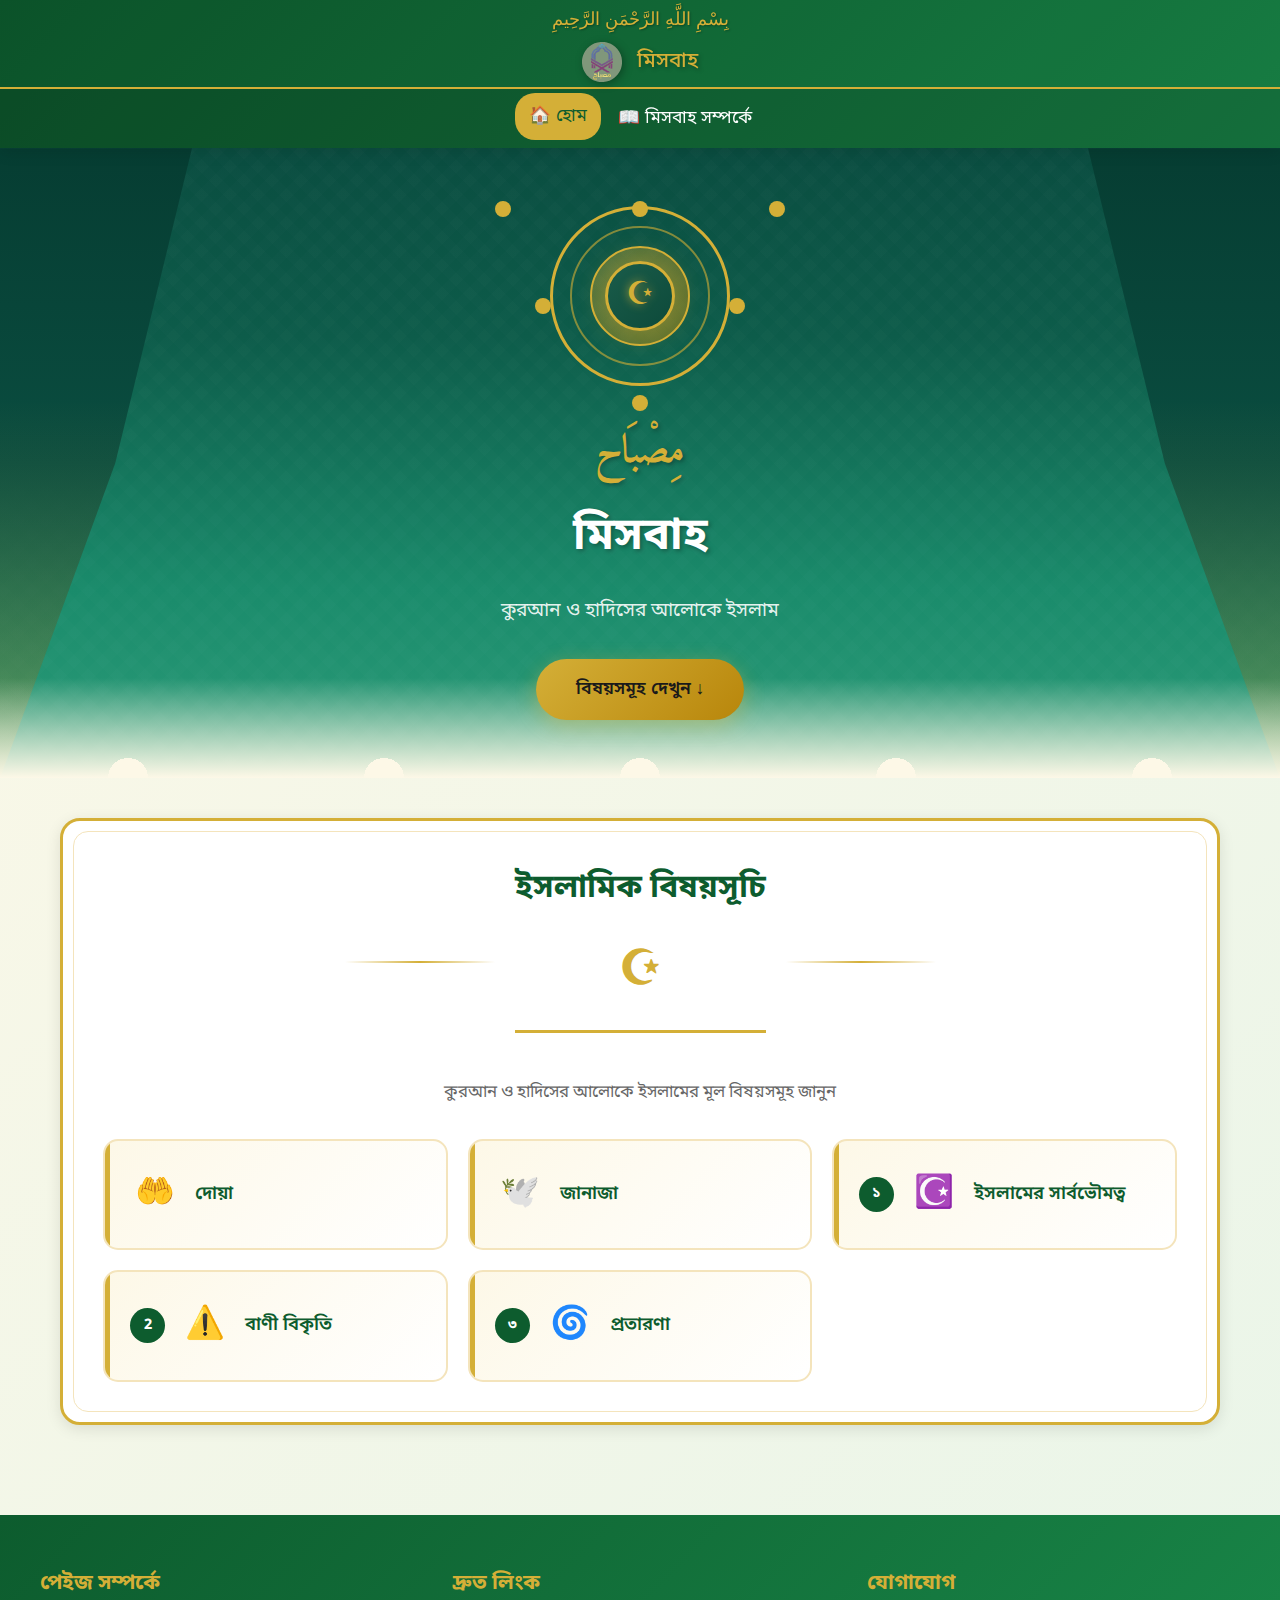
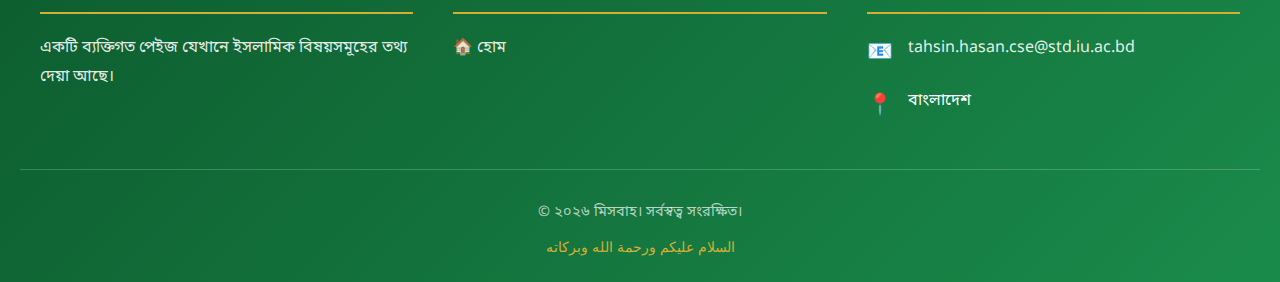
<file: index.html>
<!DOCTYPE html>
<html lang="bn">

<head>
    <meta charset="UTF-8">
    <meta name="viewport" content="width=device-width, initial-scale=1.0">
    <meta name="description" content="মিসবাহ - কুরআন ও হাদিসের আলোকে ইসলাম">
    <title>মিসবাহ - হোম</title>
    <link rel="stylesheet" href="css/style.css">
    <link rel="icon" href="images/logo.svg" type="image/svg+xml">
</head>

<body>
    <!-- হেডার -->
    <header>
        <div class="header-top">
            <div class="bismillah">بِسْمِ اللَّهِ الرَّحْمَنِ الرَّحِيمِ</div>
            <div class="logo-container">
                <img src="images/logo.svg" alt="মিসবাহ লোগো" class="logo">
                <h1 class="site-title"><span>মিসবাহ</span></h1>
            </div>
        </div>
        <nav>
            <ul>
                <li><a href="index.html" class="active">🏠 হোম</a></li>
                <li><a href="pages/about.html">📖 মিসবাহ সম্পর্কে</a></li>
                <!-- <li><a href="pages/contact.html">📞 যোগাযোগ</a></li> -->
            </ul>
        </nav>
    </header>

    <!-- হিরো সেকশন - ইসলামিক ডিজাইন -->
    <section class="hero-section">
        <div class="hero-pattern-bg"></div>
        <div class="hero-arch">
            <div class="arch-left"></div>
            <div class="arch-right"></div>
        </div>
        <div class="hero-content">
            <div class="islamic-mandala">
                <div class="mandala-outer"></div>
                <div class="mandala-middle"></div>
                <div class="mandala-inner"></div>
                <div class="mandala-center">
                    <span>☪</span>
                </div>
            </div>
            <h1 class="hero-title-arabic">مِصْبَاح
            </h1>
            <h2 class="hero-title-bangla">মিসবাহ</h2>
            <p class="hero-subtitle">কুরআন ও হাদিসের আলোকে ইসলাম</p>
            <a href="#topics" class="hero-btn">বিষয়সমূহ দেখুন ↓</a>
        </div>
        <div class="hero-bottom-pattern"></div>
    </section>

    <!-- মূল কন্টেন্ট -->
    <main id="topics">
        <section class="book-index">
            <div class="section-header-decorated">
                <div class="header-line"></div>
                <h2 class="section-title">ইসলামিক বিষয়সূচি</h2>
                <div class="header-line"></div>
            </div>
            <p class="section-subtitle">
                কুরআন ও হাদিসের আলোকে ইসলামের মূল বিষয়সমূহ জানুন
            </p>

            <div class="topics-grid">
                <!-- টপিক ১ -->
                <a href="pages/dua.html" class="topic-card">
                    <!-- <span class="topic-number">১</span> -->
                    <span class="topic-icon">🤲</span>
                    <span class="topic-name">দোয়া</span>
                </a>


                <a href="pages/janaja.html" class="topic-card">
                    <!-- <span class="topic-number">১</span> -->
                    <span class="topic-icon">🕊️ </span>
                    <span class="topic-name">জানাজা</span>
                </a>

                <!-- টপিক ২ -->
                <a href="pages/islam_s.html" class="topic-card">
                    <span class="topic-number">১</span>
                    <span class="topic-icon">☪️</span>
                    <span class="topic-name">ইসলামের সার্বভৌমত্ব</span>
                </a>

                <!-- টপিক ৩ -->
                <a href="pages/deformation.html" class="topic-card">
                    <span class="topic-number">2</span>
                    <span class="topic-icon">⚠️</span>
                    <span class="topic-name">বাণী বিকৃতি</span>
                </a>

                <!-- টপিক ৪ -->
                <a href="pages/deception.html" class="topic-card">
                    <span class="topic-number">৩</span>
                    <span class="topic-icon">🌀</span>
                    <span class="topic-name">প্রতারণা</span>
                </a>


            </div>
        </section>
    </main>

    <!-- ফুটার -->
    <footer>
        <div class="footer-content">
            <div class="footer-section">
                <h3>পেইজ সম্পর্কে</h3>
                <p>একটি ব্যক্তিগত পেইজ যেখানে ইসলামিক বিষয়সমূহের তথ্য দেয়া আছে।</p>
            </div>
            <div class="footer-section">
                <h3>দ্রুত লিংক</h3>
                <ul>
                    <li><a href="../index.html">🏠 হোম</a></li>
                    <!-- <li><a href="about.html">📖স্বত্বাধিকার সম্পর্কে</a></li> -->
                    <!-- <li><a href="contact.html">📞 যোগাযোগ</a></li> -->
                </ul>
            </div>
            <div class="footer-section">
                <h3>যোগাযোগ</h3>
                <div class="contact-item">
                    <span class="icon">📧</span>
                    <a href="mailto:tahsin.hasan.cse@std.iu.ac.bd">
                        tahsin.hasan.cse@std.iu.ac.bd
                    </a>
                </div>
                <!-- <div class="contact-item"><span class="icon">📞</span><span>+৮৮০ ১৭XX-XXXXXX</span></div> -->
                <div class="contact-item"><span class="icon">📍</span><span>বাংলাদেশ</span></div>
            </div>
        </div>
        <div class="footer-bottom">
            <p>© ২০২৬ মিসবাহ। সর্বস্বত্ব সংরক্ষিত।</p>
            <p style="margin-top: 10px; color: var(--gold);">
                السلام عليكم ورحمة الله وبركاته </p>
        </div>
    </footer>
</body>

</html>
</file>
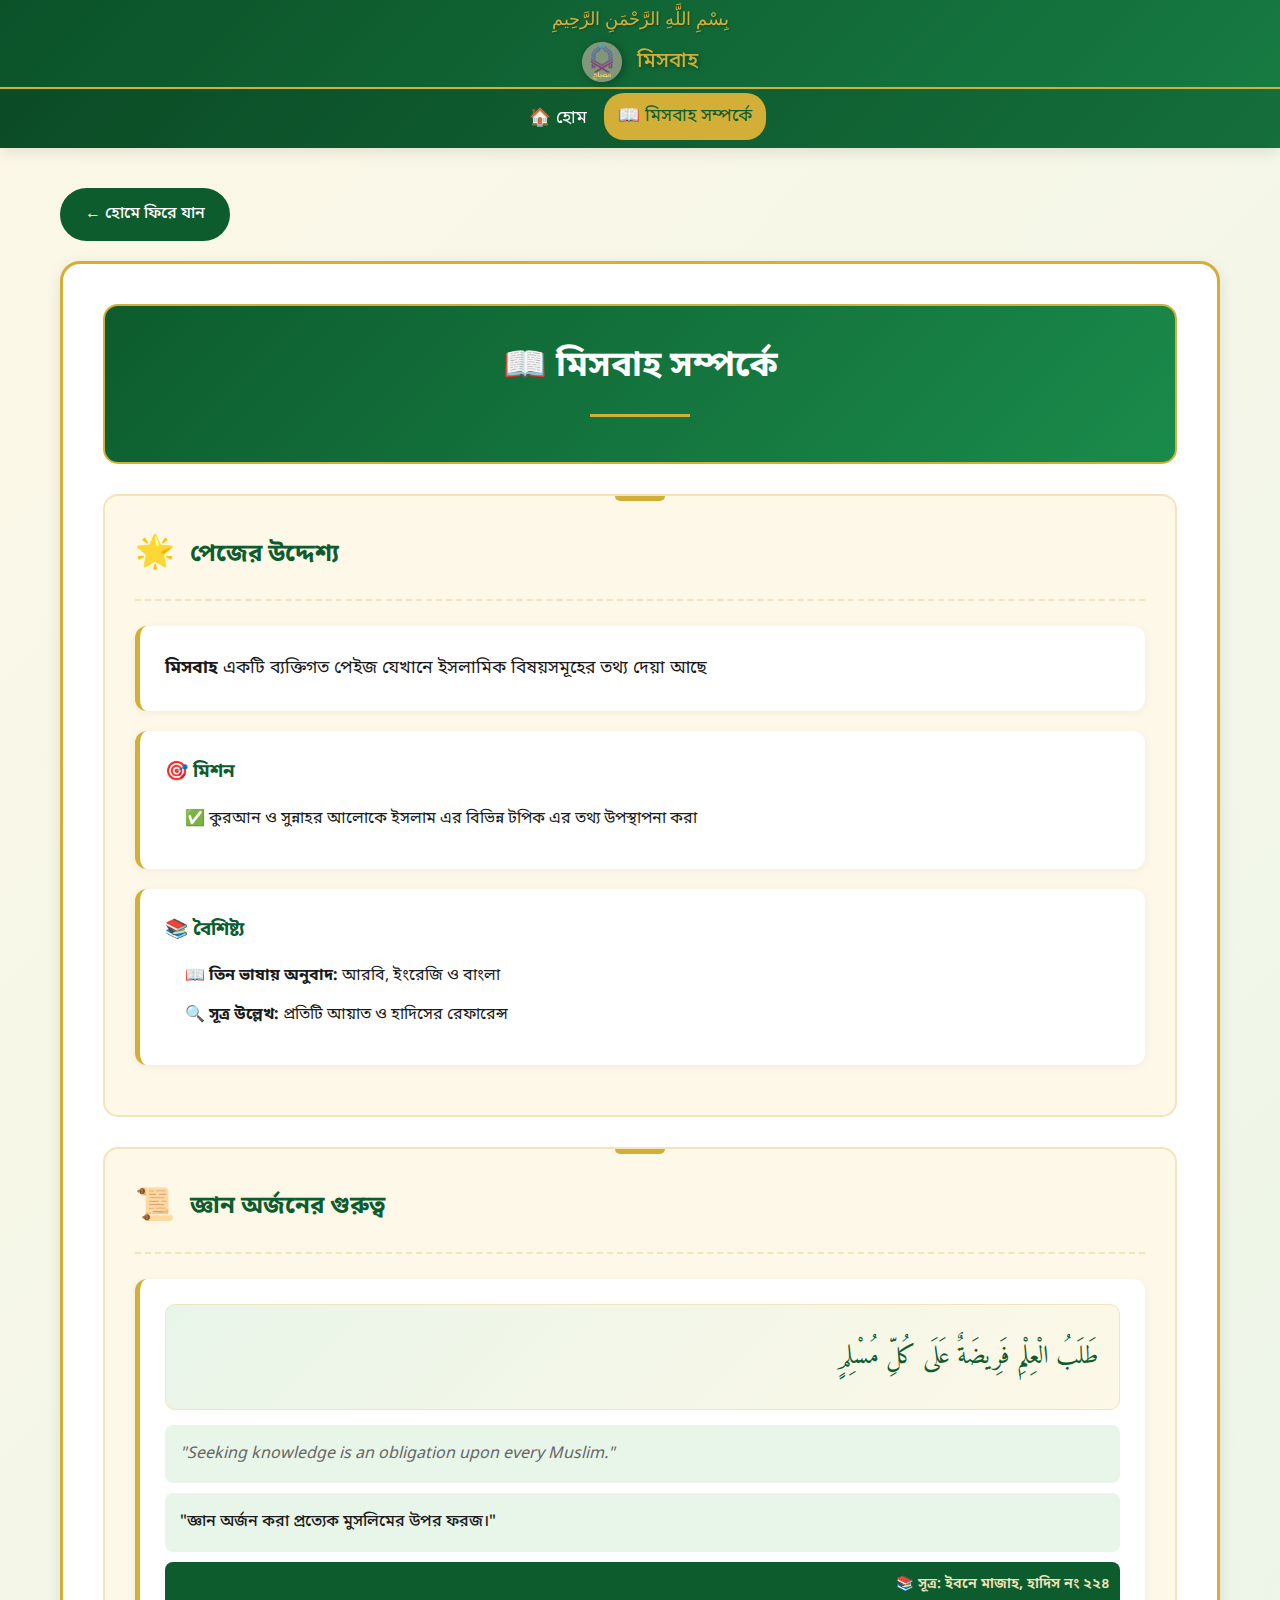
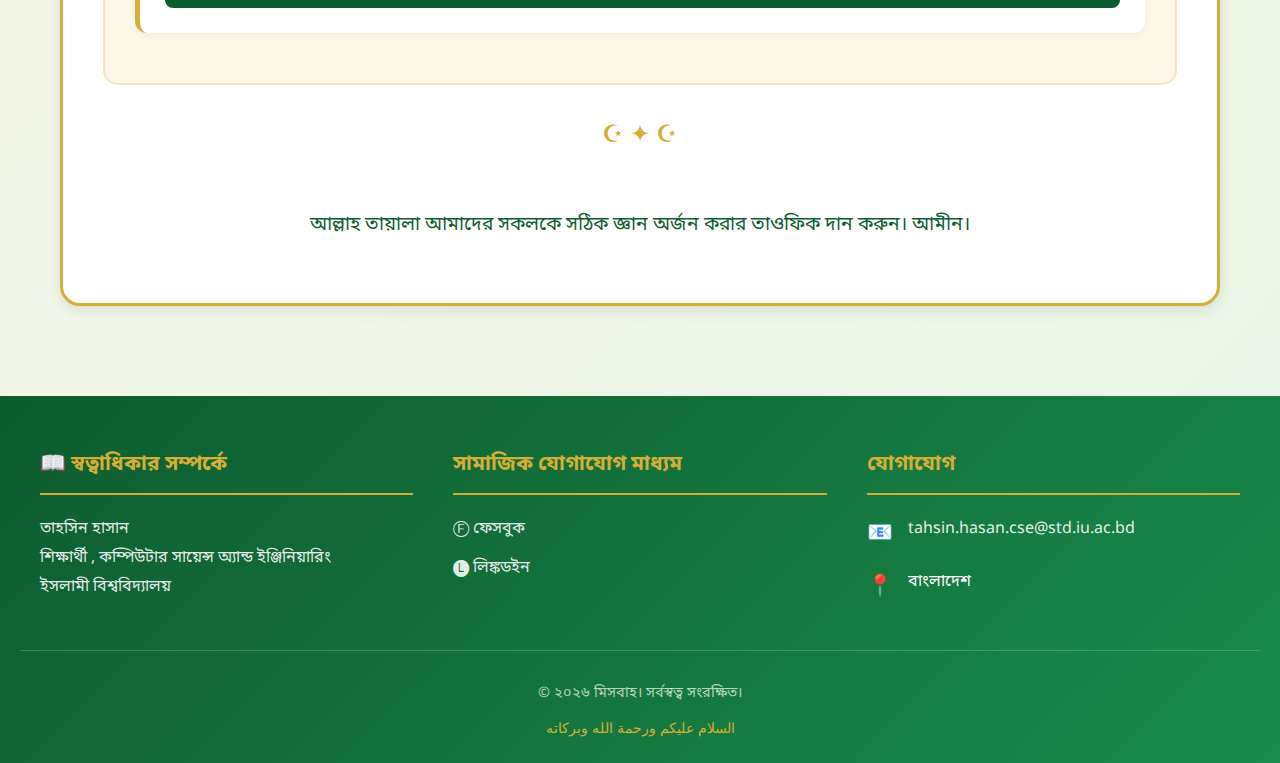
<file: pages/about.html>
<!DOCTYPE html>
<html lang="bn">

<head>
    <meta charset="UTF-8">
    <meta name="viewport" content="width=device-width, initial-scale=1.0">
    <meta name="description" content="মিসবাহ">
    <title>মিসবাহ সম্পর্কে </title>
    <link rel="stylesheet" href="../css/style.css">
    <link rel="icon" href="../images/logo.svg" type="image/svg+xml">
</head>

<body>
    <!-- হেডার -->
    <header>
        <div class="header-top">
            <div class="bismillah">بِسْمِ اللَّهِ الرَّحْمَنِ الرَّحِيمِ</div>
            <div class="logo-container">
                <img src="../images/logo.svg" alt="মিসবাহ  লোগো" class="logo">
                <h1 class="site-title"><span>মিসবাহ </span></h1>
            </div>
        </div>
        <nav>
            <ul>
                <li><a href="../index.html">🏠 হোম</a></li>
                <li><a href="about.html" class="active">📖 মিসবাহ সম্পর্কে</a></li>
                <!-- <li><a href="contact.html">📞 যোগাযোগ</a></li> -->
            </ul>
        </nav>
    </header>

    <!-- মূল কন্টেন্ট -->
    <main>
        <a href="../index.html" class="back-button">← হোমে ফিরে যান</a>

        <section class="topic-page">


            <div class="topic-header">
                <h1>📖 মিসবাহ সম্পর্কে</h1>
                <div class="decorative-line"></div>
            </div>

            <div class="quran-section">
                <div class="section-header">
                    <span class="icon">🌟</span>
                    <h2>পেজের উদ্দেশ্য</h2>
                </div>

                <div class="verse-box">
                    <p style="font-size: 1.1em; line-height: 2;">
                        <strong>মিসবাহ</strong> একটি ব্যক্তিগত পেইজ যেখানে ইসলামিক বিষয়সমূহের তথ্য দেয়া আছে
                    </p>
                </div>

                <div class="verse-box">
                    <h3 style="color: var(--primary-green); margin-bottom: 15px;">🎯 মিশন</h3>
                    <ul style="list-style: none; padding-left: 20px;">
                        <li style="margin-bottom: 10px;">✅ কুরআন ও সুন্নাহর আলোকে ইসলাম এর বিভিন্ন টপিক এর তথ্য
                            উপস্থাপনা করা </li>
                        <!-- <li style="margin-bottom: 10px;">✅ ইসলামের মৌলিক বিষয়গুলো সহজ ভাষায় উপস্থাপন</li>
                        <li style="margin-bottom: 10px;">✅ আরবি, ইংরেজি ও বাংলা তিন ভাষায় কুরআনের আয়াত প্রদান</li>
                        <li style="margin-bottom: 10px;">✅ সহীহ হাদিস সংকলন ও ব্যাখ্যা</li>
                        <li style="margin-bottom: 10px;">✅ সকলের জন্য বিনামূল্যে ইসলামিক শিক্ষা</li> -->
                    </ul>
                </div>

                <div class="verse-box">
                    <h3 style="color: var(--primary-green); margin-bottom: 15px;">📚 বৈশিষ্ট্য</h3>
                    <ul style="list-style: none; padding-left: 20px;">
                        <li style="margin-bottom: 10px;">📖 <strong>তিন ভাষায় অনুবাদ:</strong> আরবি, ইংরেজি ও বাংলা
                        </li>
                        <li style="margin-bottom: 10px;">🔍 <strong>সূত্র উল্লেখ:</strong> প্রতিটি আয়াত ও হাদিসের
                            রেফারেন্স</li>
                        <!-- <li style="margin-bottom: 10px;">📱 <strong>মোবাইল ফ্রেন্ডলি:</strong> সব ডিভাইসে সহজে পড়ুন
                        </li>
                        <li style="margin-bottom: 10px;">🆓 <strong>সম্পূর্ণ বিনামূল্যে:</strong> কোনো চার্জ নেই</li> -->
                    </ul>
                </div>
            </div>

            <div class="hadith-section">
                <div class="section-header">
                    <span class="icon">📜</span>
                    <h2>জ্ঞান অর্জনের গুরুত্ব</h2>
                </div>

                <div class="verse-box">
                    <div class="verse-arabic">
                        طَلَبُ الْعِلْمِ فَرِيضَةٌ عَلَى كُلِّ مُسْلِمٍ
                    </div>
                    <div class="verse-translation english">
                        "Seeking knowledge is an obligation upon every Muslim."
                    </div>
                    <div class="verse-translation bangla">
                        "জ্ঞান অর্জন করা প্রত্যেক মুসলিমের উপর ফরজ।"
                    </div>
                    <div class="verse-source">
                        📚 সূত্র: ইবনে মাজাহ, হাদিস নং ২২৪
                    </div>
                </div>
            </div>

            <div class="decorative-separator">☪ ✦ ☪</div>

            <div style="text-align: center; padding: 20px;">
                <p style="font-size: 1.2em; color: var(--primary-green);">
                    আল্লাহ তায়ালা আমাদের সকলকে সঠিক জ্ঞান অর্জন করার তাওফিক দান করুন। আমীন।
                </p>
            </div>
        </section>
    </main>

    <!-- ফুটার -->
    <footer>
        <div class="footer-content">
            <div class="footer-section">
                <h3>📖 স্বত্বাধিকার সম্পর্কে</h3>
                <p>
                    তাহসিন হাসান <br>
                    শিক্ষার্থী , কম্পিউটার সায়েন্স অ্যান্ড ইঞ্জিনিয়ারিং <br>
                    ইসলামী বিশ্ববিদ্যালয়
                </p>
            </div>

            <div class="footer-section">
                <h3>সামাজিক যোগাযোগ মাধ্যম</h3>
                <ul>
                    <li><a href="https://www.facebook.com/mohammad.tahsin.hasan">Ⓕ ফেসবুক</a></li>
                    <li><a href="https://www.linkedin.com/in/tahsinhasan1/">🅛 লিঙ্কডইন </a></li>
                    <!-- <li><a href="about.html">📖 আমাদের সম্পর্কে</a></li> -->
                    <!-- <li><a href="contact.html">📞 যোগাযোগ</a></li> -->
                </ul>
            </div>

            <div class="footer-section">
                <h3>যোগাযোগ</h3>
                <div class="contact-item">
                    <span class="icon">📧</span>
                    <a href="mailto:tahsin.hasan.cse@std.iu.ac.bd">
                        tahsin.hasan.cse@std.iu.ac.bd
                    </a>
                </div>
                <!-- <div class="contact-item">
                    <span class="icon">📞</span>
                    <span>+880 1522-108334 </span>
                </div> -->
                <div class="contact-item">
                    <span class="icon">📍</span>
                    <span>বাংলাদেশ</span>
                </div>
            </div>
        </div>

        <div class="footer-bottom">
            <p>© ২০২৬ মিসবাহ। সর্বস্বত্ব সংরক্ষিত।</p>
            <p style="margin-top: 10px; color: var(--gold);">
                السلام عليكم ورحمة الله وبركاته </p>
        </div>
    </footer>
</body>

</html>
</file>
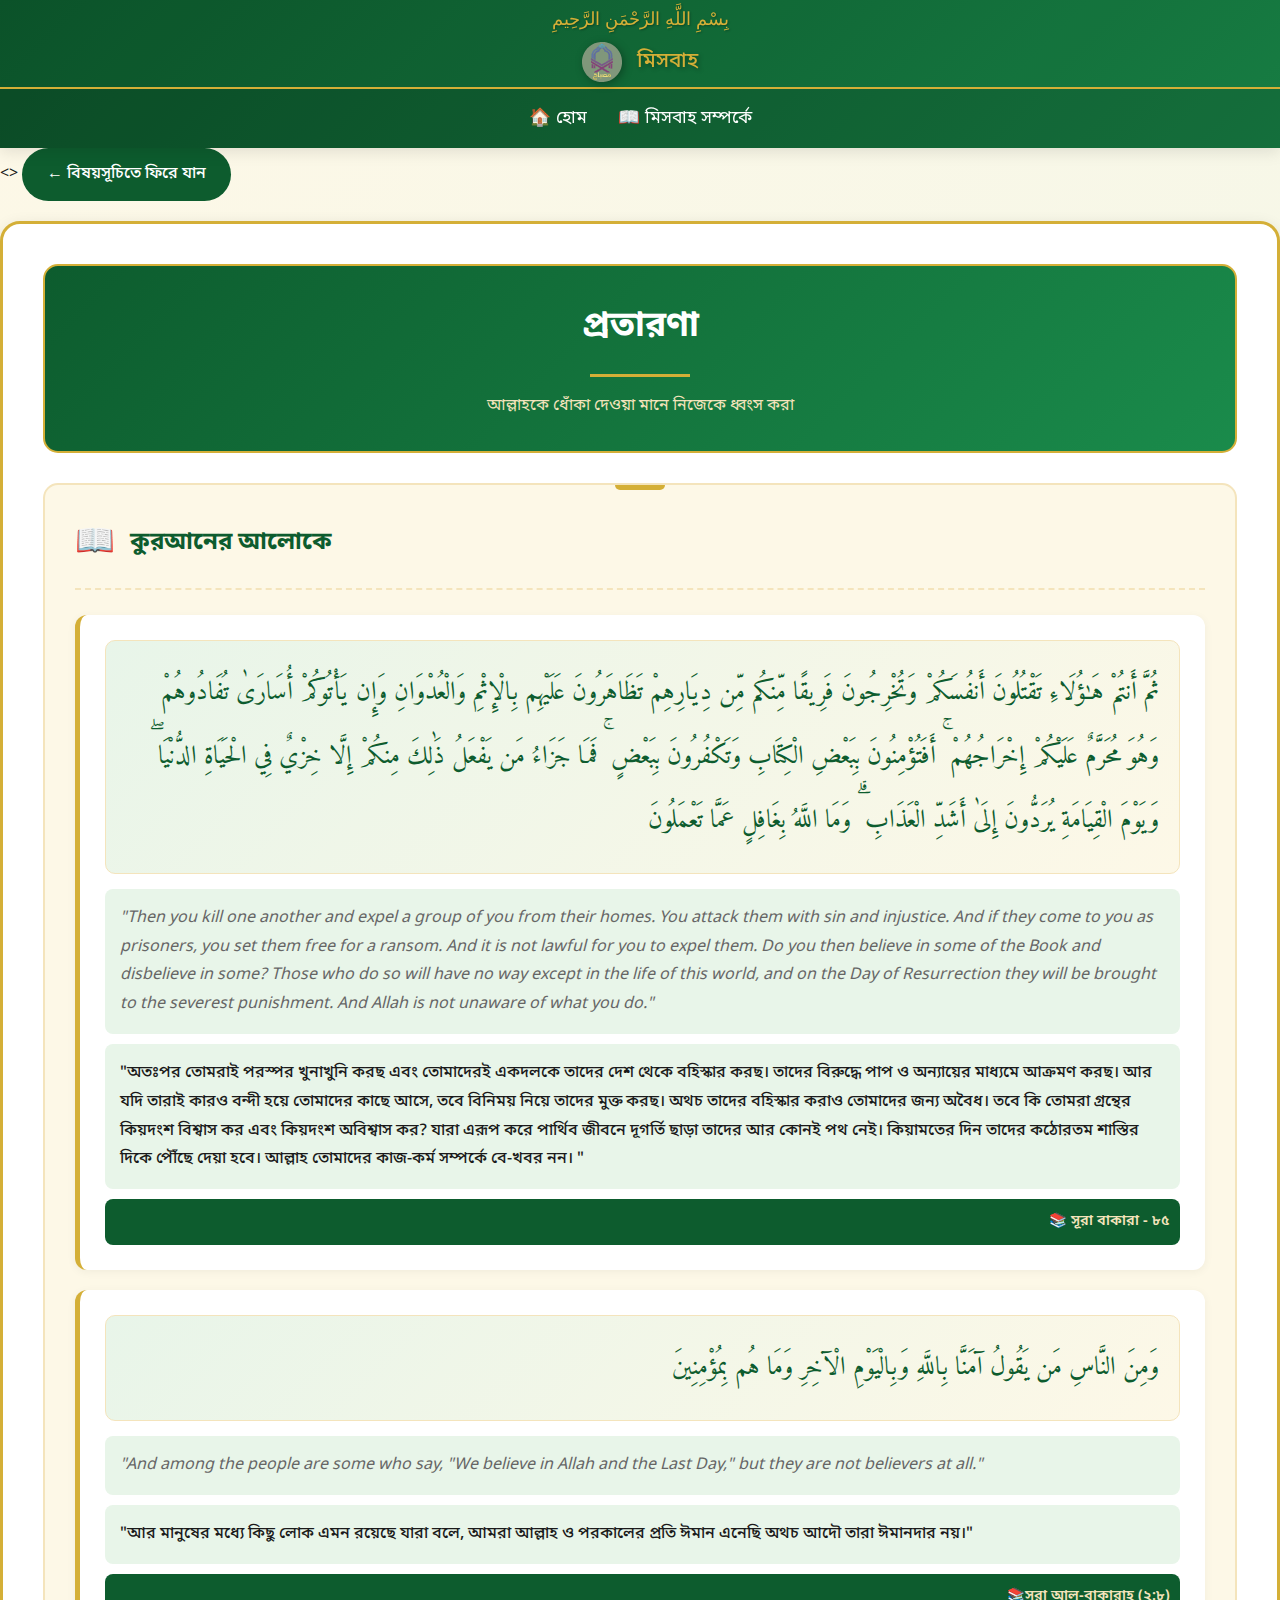
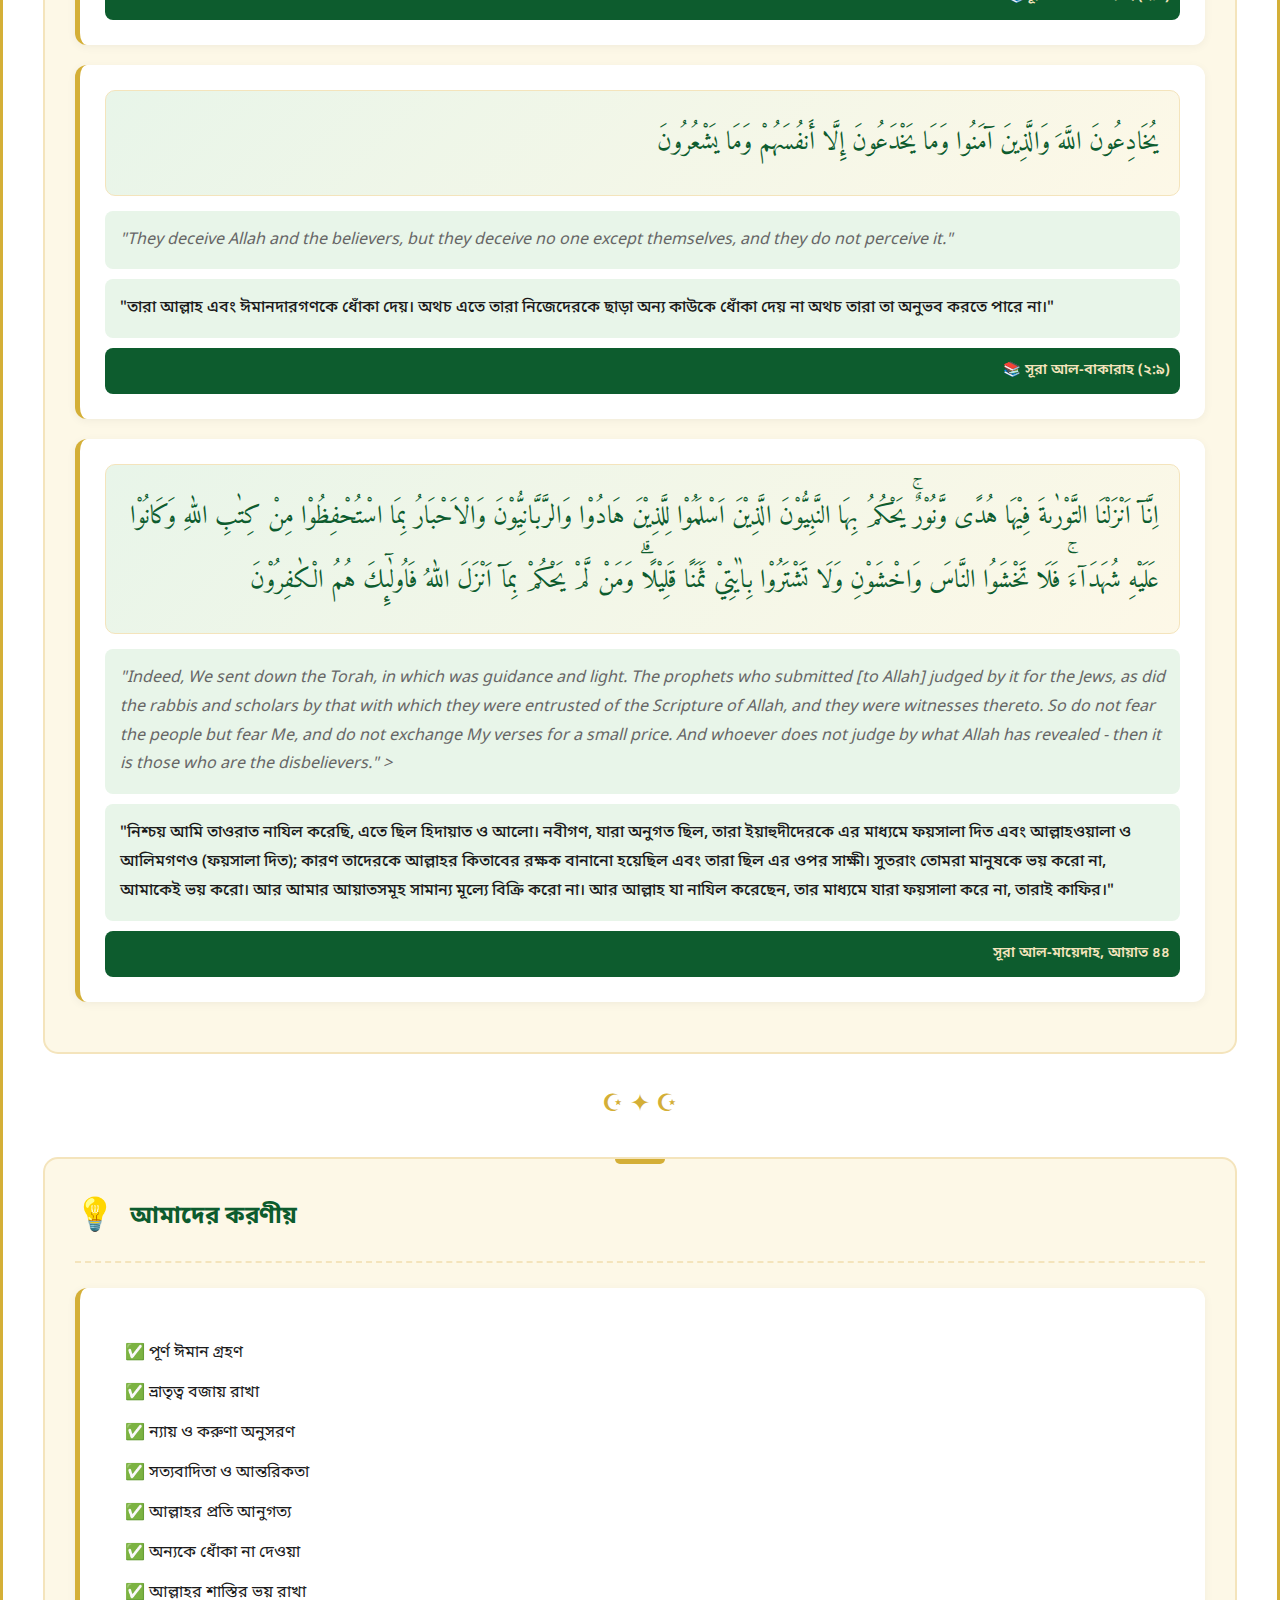
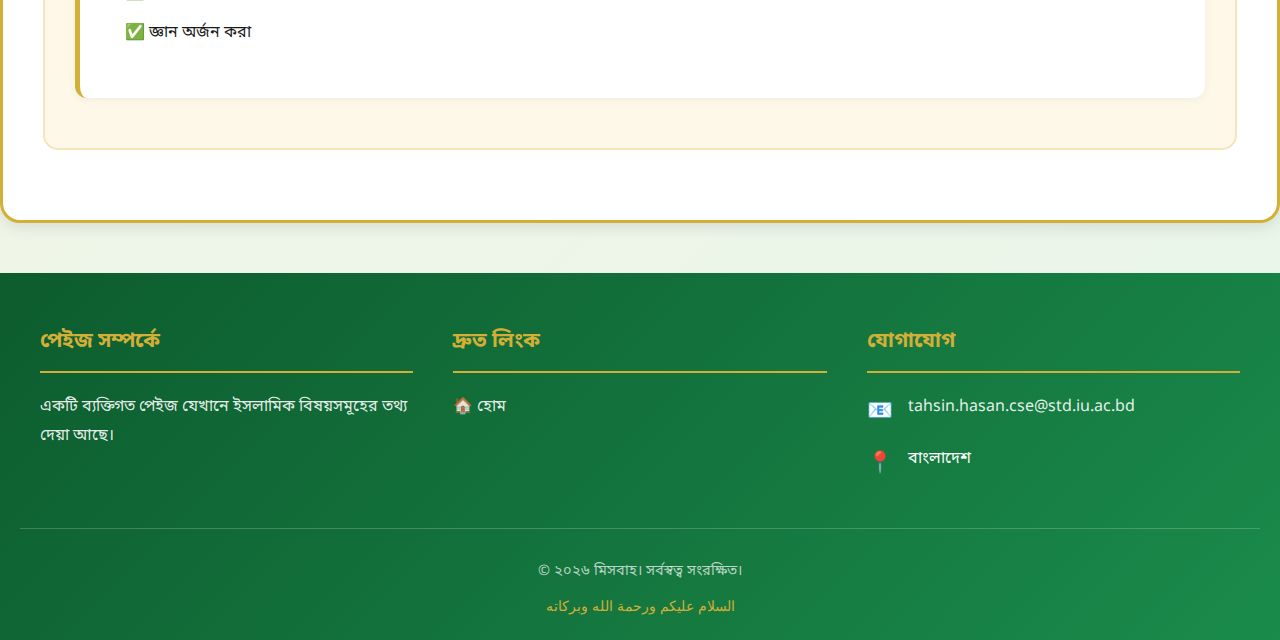
<file: pages/deception.html>
<!DOCTYPE html>
<html lang="bn">

<head>
    <meta charset="UTF-8">
    <meta name="viewport" content="width=device-width, initial-scale=1.0">
    <meta name="description" content="প্রতারণা- কুরআন ও হাদিসের আলোকে">
    <title>প্রতারণা- মিসবাহ</title>
    <link rel="stylesheet" href="../css/style.css">
    <link rel="icon" href="../images/logo.svg" type="image/svg+xml">
</head>

<body>
    <header>
        <div class="header-top">
            <div class="bismillah">بِسْمِ اللَّهِ الرَّحْمَنِ الرَّحِيمِ</div>
            <div class="logo-container">
                <img src="../images/logo.svg" alt="মিসবাহ লোগো" class="logo">
                <h1 class="site-title"><span>মিসবাহ</span></h1>
            </div>
        </div>
        <nav>
            <ul>
                <li><a href="../index.html">🏠 হোম</a></li>
                <li><a href="about.html">📖 মিসবাহ সম্পর্কে</a></li>

            </ul>
        </nav>
    </header>

    <>
        <a href="../index.html" class="back-button">← বিষয়সূচিতে ফিরে যান</a>






        <section class="topic-page">

            <div class="topic-header">
                <h1> প্রতারণা</h1>
                <div class="decorative-line"></div>
                <p style="color: var(--light-gold); margin-top: 10px;">আল্লাহকে ধোঁকা দেওয়া মানে নিজেকে ধ্বংস করা

                </p>
            </div>


            <!-- Topics Starts from here -->


            <div class="quran-section">
                <div class="section-header">
                    <span class="icon">📖</span>
                    <h2>কুরআনের আলোকে</h2>
                </div>

                <!-- t-1        -->


                <div class="verse-box">
                    <div class="verse-arabic">
                        ثُمَّ أَنتُمْ هَـٰؤُلَاءِ تَقْتُلُونَ أَنفُسَكُمْ وَتُخْرِجُونَ فَرِيقًا مِّنكُم مِّن
                        دِيَارِهِمْ تَظَاهَرُونَ عَلَيْهِم بِالْإِثْمِ وَالْعُدْوَانِ وَإِن يَأْتُوكُمْ أُسَارَىٰ
                        تُفَادُوهُمْ وَهُوَ مُحَرَّمٌ عَلَيْكُمْ إِخْرَاجُهُمْ ۚ أَفَتُؤْمِنُونَ بِبَعْضِ الْكِتَابِ
                        وَتَكْفُرُونَ بِبَعْضٍ ۚ فَمَا جَزَاءُ مَن يَفْعَلُ ذَٰلِكَ مِنكُمْ إِلَّا خِزْيٌ فِي الْحَيَاةِ
                        الدُّنْيَا ۖ وَيَوْمَ الْقِيَامَةِ يُرَدُّونَ إِلَىٰ أَشَدِّ الْعَذَابِ ۗ وَمَا اللَّهُ
                        بِغَافِلٍ عَمَّا تَعْمَلُونَ
                    </div>
                    <div class="verse-translation english">
                        "Then you kill one another and expel a group of you from their homes. You attack them with sin
                        and injustice. And if they come to you as prisoners, you set them free for a ransom. And it is
                        not lawful for you to expel them. Do you then believe in some of the Book and disbelieve in
                        some? Those who do so will have no way except in the life of this world, and on the Day of
                        Resurrection they will be brought to the severest punishment. And Allah is not unaware of what
                        you do."
                    </div>
                    <div class="verse-translation bangla">
                        "অতঃপর তোমরাই পরস্পর খুনাখুনি করছ এবং তোমাদেরই একদলকে তাদের দেশ থেকে বহিস্কার করছ। তাদের
                        বিরুদ্ধে পাপ ও অন্যায়ের মাধ্যমে আক্রমণ করছ। আর যদি তারাই কারও বন্দী হয়ে তোমাদের কাছে আসে, তবে
                        বিনিময় নিয়ে তাদের মুক্ত করছ। অথচ তাদের বহিস্কার করাও তোমাদের জন্য অবৈধ। তবে কি তোমরা গ্রন্থের
                        কিয়দংশ বিশ্বাস কর এবং কিয়দংশ অবিশ্বাস কর? যারা এরূপ করে পার্থিব জীবনে দূগর্তি ছাড়া তাদের আর
                        কোনই পথ নেই। কিয়ামতের দিন তাদের কঠোরতম শাস্তির দিকে পৌঁছে দেয়া হবে। আল্লাহ তোমাদের কাজ-কর্ম
                        সম্পর্কে বে-খবর নন। "
                    </div>
                    <div class="verse-source">
                        📚 সূরা বাকারা - ৮৫
                    </div>
                </div>


                <!-- t-2 -->


                <div class="verse-box">
                    <div class="verse-arabic">
                        وَمِنَ النَّاسِ مَن يَقُولُ آمَنَّا بِاللَّهِ وَبِالْيَوْمِ الْآخِرِ وَمَا هُم بِمُؤْمِنِينَ
                    </div>
                    <div class="verse-translation english">
                        "And among the people are some who say, "We believe in Allah and the Last Day," but they are not
                        believers at all."
                    </div>
                    <div class="verse-translation bangla">
                        "আর মানুষের মধ্যে কিছু লোক এমন রয়েছে যারা বলে, আমরা আল্লাহ ও পরকালের প্রতি ঈমান এনেছি অথচ আদৌ
                        তারা ঈমানদার নয়।"
                    </div>
                    <div class="verse-source">
                        📚সূরা আল-বাকারাহ (২:৮)
                    </div>
                </div>


                <!-- t-3 -->


                <div class="verse-box">
                    <div class="verse-arabic">
                        يُخَادِعُونَ اللَّهَ وَالَّذِينَ آمَنُوا وَمَا يَخْدَعُونَ إِلَّا أَنفُسَهُمْ وَمَا يَشْعُرُونَ
                    </div>
                    <div class="verse-translation english">
                        "They deceive Allah and the believers, but they deceive no one except themselves, and they do
                        not perceive it."
                    </div>
                    <div class="verse-translation bangla">
                        "তারা আল্লাহ এবং ঈমানদারগণকে ধোঁকা দেয়। অথচ এতে তারা নিজেদেরকে ছাড়া অন্য কাউকে ধোঁকা দেয় না
                        অথচ তারা তা অনুভব করতে পারে না।"
                    </div>
                    <div class="verse-source">
                        📚 সূরা আল-বাকারাহ (২:৯)
                    </div>
                </div>





                <div class="verse-box">
                    <div class="verse-arabic"> اِنَّآ اَنْزَلْنَا التَّوْرٰىةَ فِيْهَا هُدًى وَّنُوْرٌۚ يَحْكُمُ بِهَا
                        النَّبِيُّوْنَ الَّذِيْنَ اَسْلَمُوْا لِلَّذِيْنَ هَادُوْا وَالرَّبَّانِيُّوْنَ وَالْاَحْبَارُ
                        بِمَا اسْتُحْفِظُوْا مِنْ كِتٰبِ اللّٰهِ وَكَانُوْا عَلَيْهِ شُهَدَاۤءَۚ فَلَا تَخْشَوُا
                        النَّاسَ وَاخْشَوْنِ وَلَا تَشْتَرُوْا بِاٰيٰتِيْ ثَمَنًا قَلِيْلًاۗ وَمَنْ لَّمْ يَحْكُمْ
                        بِمَآ اَنْزَلَ اللّٰهُ فَاُولٰۤىِٕكَ هُمُ الْكٰفِرُوْنَ
                    </div>
                    <div class="verse-translation english">
                        "Indeed, We sent down the Torah, in which was guidance and light. The prophets who submitted [to
                        Allah] judged by it for the Jews, as did the rabbis and scholars by that with which they were
                        entrusted of the Scripture of Allah, and they were witnesses thereto. So do not fear the people
                        but fear Me, and do not exchange My verses for a small price. And whoever does not judge by what
                        Allah has revealed - then it is those who are the disbelievers."
                        >
                    </div>
                    <div class="verse-translation bangla">
                        "নিশ্চয় আমি তাওরাত নাযিল করেছি, এতে ছিল হিদায়াত ও আলো। নবীগণ, যারা অনুগত ছিল, তারা ইয়াহুদীদেরকে
                        এর মাধ্যমে ফয়সালা দিত এবং আল্লাহওয়ালা ও আলিমগণও (ফয়সালা দিত); কারণ তাদেরকে আল্লাহর কিতাবের রক্ষক
                        বানানো হয়েছিল এবং তারা ছিল এর ওপর সাক্ষী। সুতরাং তোমরা মানুষকে ভয় করো না, আমাকেই ভয় করো। আর আমার
                        আয়াতসমূহ সামান্য মূল্যে বিক্রি করো না। আর আল্লাহ যা নাযিল করেছেন, তার মাধ্যমে যারা ফয়সালা করে
                        না, তারাই কাফির।"
                    </div>
                    <div class="verse-source">
                        সূরা আল-মায়েদাহ, আয়াত ৪৪
                    </div>
                </div>
            </div>

            <div class="decorative-separator">☪ ✦ ☪</div>

            <!-- <div class="hadith-section">
                <div class="section-header">
                    <span class="icon">📜</span>
                    <h2>হাদিসের আলোকে আখলাক</h2>
                </div>

                <div class="verse-box">
                    <div class="verse-arabic">
                        إِنَّمَا بُعِثْتُ لأُتَمِّمَ صَالِحَ الأَخْلاَقِ
                    </div>
                    <div class="verse-translation english">
                        "I was only sent to perfect good character."
                    </div>
                    <div class="verse-translation bangla">
                        "আমি উত্তম চরিত্রকে পূর্ণতা দানের জন্যই প্রেরিত হয়েছি।"
                    </div>
                    <div class="verse-source">
                        📚 সূত্র: মুসনাদে আহমাদ, হাদিস নং ৮৯৫২
                    </div>
                </div>

                <div class="verse-box">
                    <div class="verse-arabic">
                        أَكْمَلُ الْمُؤْمِنِينَ إِيمَانًا أَحْسَنُهُمْ خُلُقًا
                    </div>
                    <div class="verse-translation english">
                        "The most complete of the believers in faith is the one with the best character."
                    </div>
                    <div class="verse-translation bangla">
                        "ঈমানে সবচেয়ে পরিপূর্ণ মুমিন সে যার আখলাক সবচেয়ে উত্তম।"
                    </div>
                    <div class="verse-source">
                        📚 সূত্র: সুনানে তিরমিযী, হাদিস নং ১১৬২
                    </div>
                </div>

                <div class="verse-box">
                    <div class="verse-arabic">
                        إِنَّ مِنْ أَحَبِّكُمْ إِلَىَّ وَأَقْرَبِكُمْ مِنِّي مَجْلِسًا يَوْمَ الْقِيَامَةِ أَحَاسِنُكُمْ
                        أَخْلاَقًا
                    </div>
                    <div class="verse-translation english">
                        "The most beloved to me and the closest to me on the Day of Resurrection are those with the best
                        character."
                    </div>
                    <div class="verse-translation bangla">
                        "কিয়ামতের দিন আমার নিকট সবচেয়ে প্রিয় এবং সবচেয়ে কাছে বসবে সে যার আখলাক সবচেয়ে ভালো।"
                    </div>
                    <div class="verse-source">
                        📚 সূত্র: সুনানে তিরমিযী, হাদিস নং ২০১৮
                    </div>
                </div>
            </div> -->

            <!-- <div class="decorative-separator">☪ ✦ ☪</div> -->

            <div class="quran-section">
                <div class="section-header">
                    <span class="icon">💡</span>
                    <h2>আমাদের করণীয়</h2>
                </div>

                <div class="verse-box">
                    <ul style="list-style: none; padding: 20px; line-height: 2.5;">
                        <li>✅ পূর্ণ ঈমান গ্রহণ</li>
                        <li>✅ ভ্রাতৃত্ব বজায় রাখা</li>
                        <li>✅ ন্যায় ও করুণা অনুসরণ</li>
                        <li>✅ সত্যবাদিতা ও আন্তরিকতা</li>
                        <li>✅ আল্লাহর প্রতি আনুগত্য</li>
                        <li>✅ অন্যকে ধোঁকা না দেওয়া</li>
                        <li>✅ আল্লাহর শাস্তির ভয় রাখা</li>
                        <li>✅ জ্ঞান অর্জন করা</li>
                    </ul>
                </div>
            </div>
        </section>
        </main>

        <footer>
            <div class="footer-content">
                <div class="footer-section">
                    <h3>পেইজ সম্পর্কে</h3>
                    <p>একটি ব্যক্তিগত পেইজ যেখানে ইসলামিক বিষয়সমূহের তথ্য দেয়া আছে।</p>
                </div>
                <div class="footer-section">
                    <h3>দ্রুত লিংক</h3>
                    <ul>
                        <li><a href="../index.html">🏠 হোম</a></li>
                        <!-- <li><a href="about.html">📖স্বত্বাধিকার সম্পর্কে</a></li> -->
                        <!-- <li><a href="contact.html">📞 যোগাযোগ</a></li> -->
                    </ul>
                </div>
                <div class="footer-section">
                    <h3>যোগাযোগ</h3>
                    <div class="contact-item">
                        <span class="icon">📧</span>
                        <a href="mailto:tahsin.hasan.cse@std.iu.ac.bd">
                            tahsin.hasan.cse@std.iu.ac.bd
                        </a>
                    </div>
                    <!-- <div class="contact-item"><span class="icon">📞</span><span>+৮৮০ ১৭XX-XXXXXX</span></div> -->
                    <div class="contact-item"><span class="icon">📍</span><span>বাংলাদেশ</span></div>
                </div>
            </div>
            <div class="footer-bottom">
                <p>© ২০২৬ মিসবাহ। সর্বস্বত্ব সংরক্ষিত।</p>
                <p style="margin-top: 10px; color: var(--gold);">
                    السلام عليكم ورحمة الله وبركاته </p>
            </div>
        </footer>
</body>

</html>
</file>
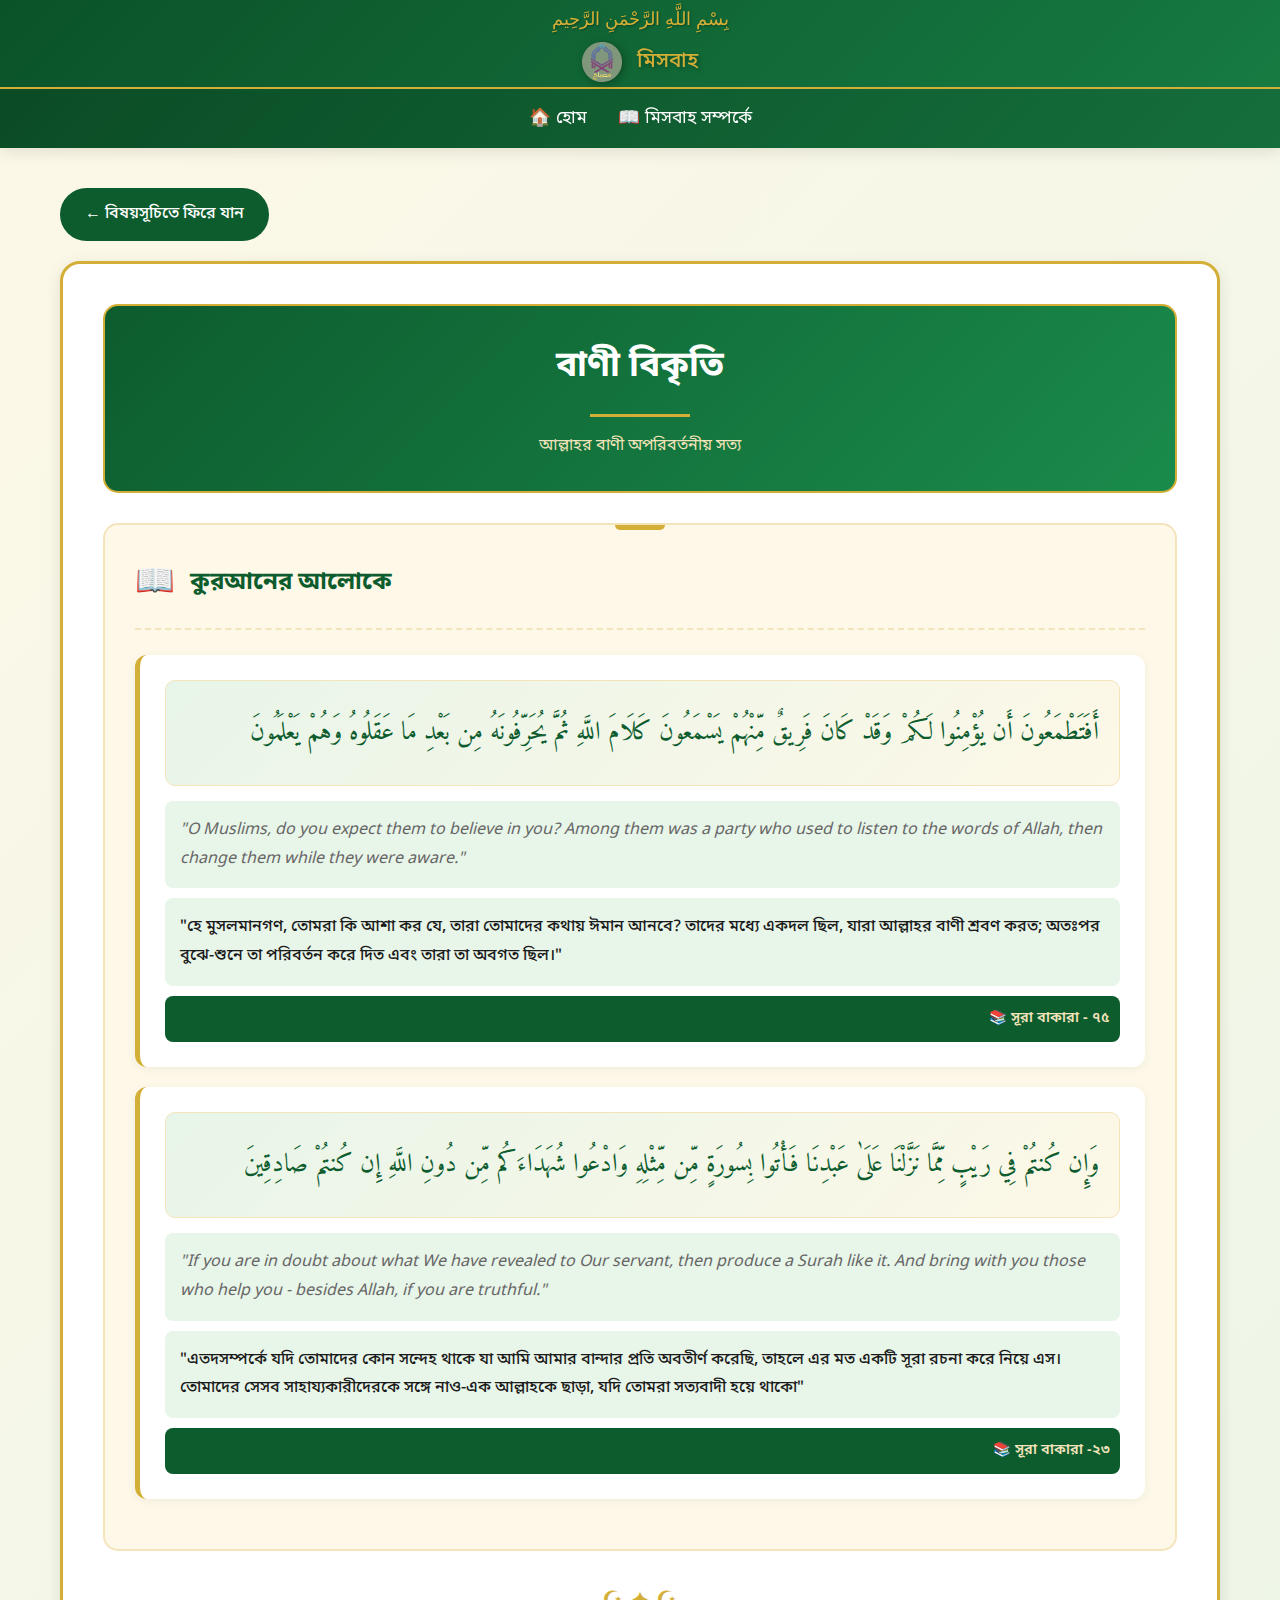
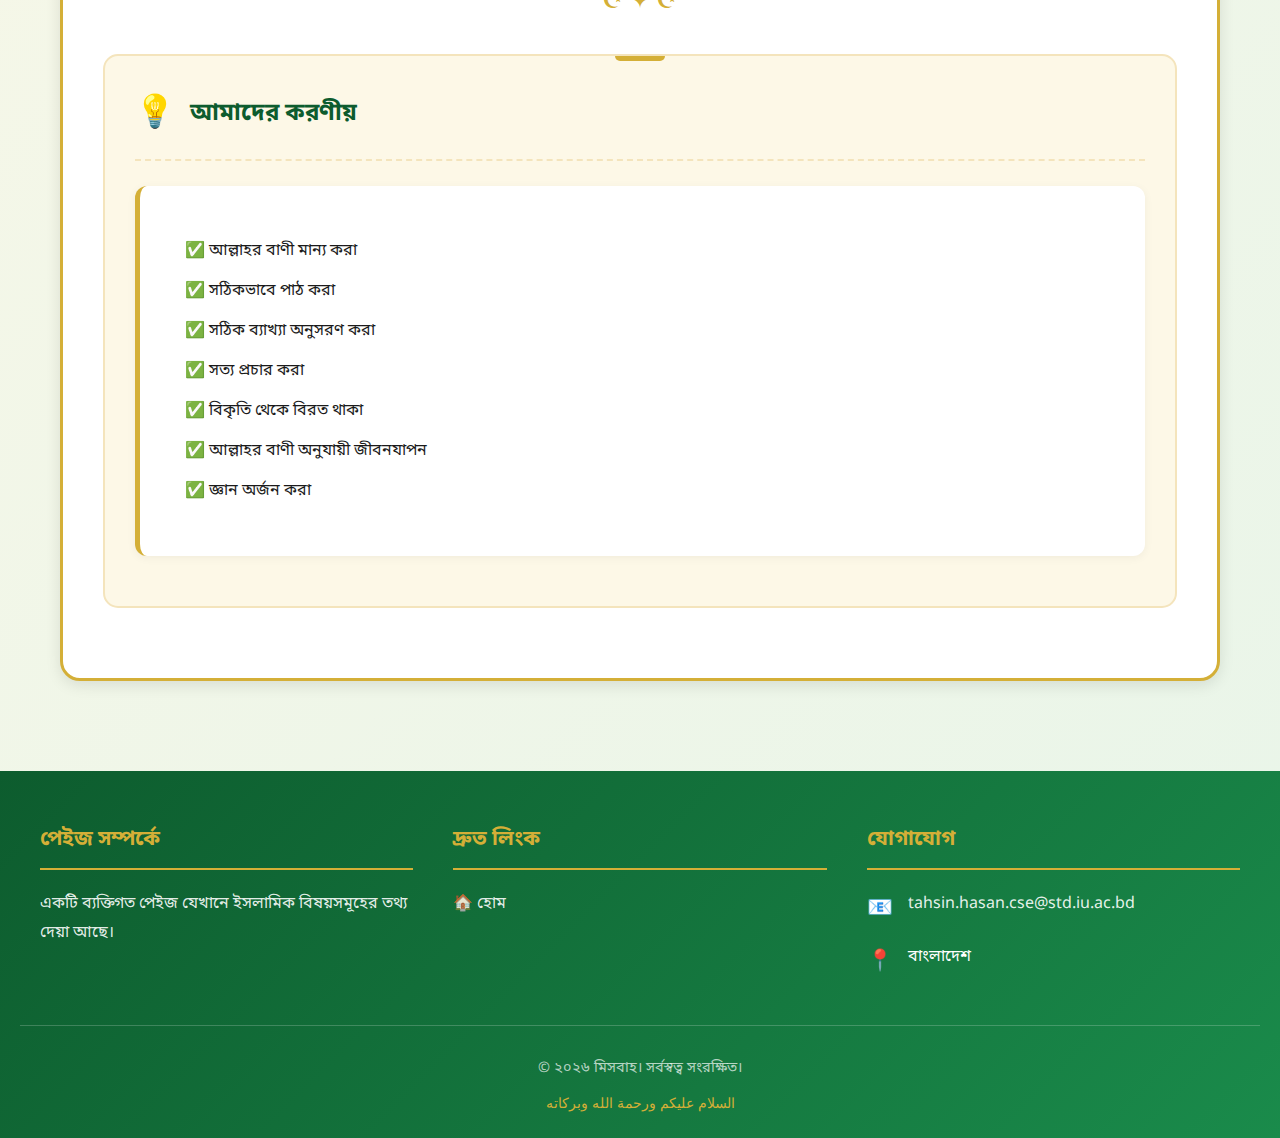
<file: pages/deformation.html>
<!DOCTYPE html>
<html lang="bn">

<head>
    <meta charset="UTF-8">
    <meta name="viewport" content="width=device-width, initial-scale=1.0">
    <meta name="description" content="বাণী বিকৃতি- কুরআন ও হাদিসের আলোকে">
    <title>বাণী বিকৃতি- মিসবাহ</title>
    <link rel="stylesheet" href="../css/style.css">
    <link rel="icon" href="../images/logo.svg" type="image/svg+xml">
</head>

<body>
    <header>
        <div class="header-top">
            <div class="bismillah">بِسْمِ اللَّهِ الرَّحْمَنِ الرَّحِيمِ</div>
            <div class="logo-container">
                <img src="../images/logo.svg" alt="মিসবাহ লোগো" class="logo">
                <h1 class="site-title"><span>মিসবাহ</span></h1>
            </div>
        </div>
        <nav>
            <ul>
                <li><a href="../index.html">🏠 হোম</a></li>
                <li><a href="about.html">📖 মিসবাহ সম্পর্কে</a></li>

            </ul>
        </nav>
    </header>

    <main>
        <a href="../index.html" class="back-button">← বিষয়সূচিতে ফিরে যান</a>

        <section class="topic-page">

            <div class="topic-header">
                <h1> বাণী বিকৃতি</h1>
                <div class="decorative-line"></div>
                <p style="color: var(--light-gold); margin-top: 10px;">আল্লাহর বাণী অপরিবর্তনীয় সত্য

                </p>
            </div>

            <div class="quran-section">
                <div class="section-header">
                    <span class="icon">📖</span>
                    <h2>কুরআনের আলোকে</h2>
                </div>

                <div class="verse-box">
                    <div class="verse-arabic">
                        أَفَتَطْمَعُونَ أَن يُؤْمِنُوا لَكُمْ وَقَدْ كَانَ فَرِيقٌ مِّنْهُمْ يَسْمَعُونَ كَلَامَ اللَّهِ
                        ثُمَّ يُحَرِّفُونَهُ مِن بَعْدِ مَا عَقَلُوهُ وَهُمْ يَعْلَمُونَ
                    </div>
                    <div class="verse-translation english">
                        "O Muslims, do you expect them to believe in you? Among them was a party who used to listen to
                        the words of Allah, then change them while they were aware."
                    </div>
                    <div class="verse-translation bangla">
                        "হে মুসলমানগণ, তোমরা কি আশা কর যে, তারা তোমাদের কথায় ঈমান আনবে? তাদের মধ্যে একদল ছিল, যারা
                        আল্লাহর বাণী শ্রবণ করত; অতঃপর বুঝে-শুনে তা পরিবর্তন করে দিত এবং তারা তা অবগত ছিল।"
                    </div>
                    <div class="verse-source">
                        📚 সূরা বাকারা - ৭৫
                    </div>
                </div>

                <div class="verse-box">
                    <div class="verse-arabic">
                        وَإِن كُنتُمْ فِي رَيْبٍ مِّمَّا نَزَّلْنَا عَلَىٰ عَبْدِنَا فَأْتُوا بِسُورَةٍ مِّن مِّثْلِهِ
                        وَادْعُوا شُهَدَاءَكُم مِّن دُونِ اللَّهِ إِن كُنتُمْ صَادِقِينَ
                    </div>
                    <div class="verse-translation english">
                        "If you are in doubt about what We have revealed to Our servant, then produce a Surah like it.
                        And bring with you those who help you - besides Allah, if you are truthful."
                    </div>
                    <div class="verse-translation bangla">
                        "এতদসম্পর্কে যদি তোমাদের কোন সন্দেহ থাকে যা আমি আমার বান্দার প্রতি অবতীর্ণ করেছি, তাহলে এর মত
                        একটি সূরা রচনা করে নিয়ে এস। তোমাদের সেসব সাহায্যকারীদেরকে সঙ্গে নাও-এক আল্লাহকে ছাড়া, যদি
                        তোমরা সত্যবাদী হয়ে থাকো"
                    </div>
                    <div class="verse-source">
                        📚 সূরা বাকারা -২৩
                    </div>
                </div>

                <!-- <div class="verse-box">
                    <div class="verse-arabic">
                        الْيَوْمَ أَكْمَلْتُ لَكُمْ دِينَكُمْ وَأَتْمَمْتُ عَلَيْكُمْ نِعْمَتِي وَرَضِيتُ لَكُمُ
                        الْإِسْلَامَ دِينًا
                    </div>
                    <div class="verse-translation english">
                        "This day I have perfected for you your religion and completed My favor upon you and have
                        approved for you Islam as religion"
                    </div>
                    <div class="verse-translation bangla">
                        "আজ আমি তোমাদের জন্যে তোমাদের দ্বীনকে পূর্ণাঙ্গ করে দিলাম, তোমাদের প্রতি আমার অবদান সম্পূর্ণ
                        করে দিলাম এবং ইসলামকে তোমাদের জন্যে দ্বীন হিসেবে পছন্দ করলাম"
                    </div>
                    <div class="verse-source">
                        📚 সূরা আল-মায়িদা (৫:৩)
                    </div>
                </div>
                <div class="verse-box">
                    <div class="verse-arabic">
                        هُوَ الَّذِي أَرْسَلَ رَسُولَهُ بِالْهُدَىٰ وَدِينِ الْحَقِّ لِيُظْهِرَهُ عَلَى الدِّينِ كُلِّهِ
                        وَلَوْ كَرِهَ الْمُشْرِكُونَ
                    </div>
                    <div class="verse-translation english">
                        "It is He who has sent His Messenger with guidance and the religion of truth to manifest it over
                        all religion, although those who associate others with Allah dislike it"
                    </div>
                    <div class="verse-translation bangla">
                        "তিনিই সেই সত্তা যিনি তাঁর রসূলকে হেদায়াত ও সত্য দ্বীন সহকারে পাঠিয়েছেন, যেন একে অন্য সমস্ত
                        দ্বীনের ওপর জয়যুক্ত করেন, যদিও মুশরিকরা তা অপছন্দ করে"
                    </div>
                    <div class="verse-source">
                        📚 সূরা আত-তাওবা (৯:৩৩)
                    </div>
                </div> -->
            </div>

            <div class="decorative-separator">☪ ✦ ☪</div>

            <!-- <div class="hadith-section">
                <div class="section-header">
                    <span class="icon">📜</span>
                    <h2>হাদিসের আলোকে আখলাক</h2>
                </div>

                <div class="verse-box">
                    <div class="verse-arabic">
                        إِنَّمَا بُعِثْتُ لأُتَمِّمَ صَالِحَ الأَخْلاَقِ
                    </div>
                    <div class="verse-translation english">
                        "I was only sent to perfect good character."
                    </div>
                    <div class="verse-translation bangla">
                        "আমি উত্তম চরিত্রকে পূর্ণতা দানের জন্যই প্রেরিত হয়েছি।"
                    </div>
                    <div class="verse-source">
                        📚 সূত্র: মুসনাদে আহমাদ, হাদিস নং ৮৯৫২
                    </div>
                </div>

                <div class="verse-box">
                    <div class="verse-arabic">
                        أَكْمَلُ الْمُؤْمِنِينَ إِيمَانًا أَحْسَنُهُمْ خُلُقًا
                    </div>
                    <div class="verse-translation english">
                        "The most complete of the believers in faith is the one with the best character."
                    </div>
                    <div class="verse-translation bangla">
                        "ঈমানে সবচেয়ে পরিপূর্ণ মুমিন সে যার আখলাক সবচেয়ে উত্তম।"
                    </div>
                    <div class="verse-source">
                        📚 সূত্র: সুনানে তিরমিযী, হাদিস নং ১১৬২
                    </div>
                </div>

                <div class="verse-box">
                    <div class="verse-arabic">
                        إِنَّ مِنْ أَحَبِّكُمْ إِلَىَّ وَأَقْرَبِكُمْ مِنِّي مَجْلِسًا يَوْمَ الْقِيَامَةِ أَحَاسِنُكُمْ
                        أَخْلاَقًا
                    </div>
                    <div class="verse-translation english">
                        "The most beloved to me and the closest to me on the Day of Resurrection are those with the best
                        character."
                    </div>
                    <div class="verse-translation bangla">
                        "কিয়ামতের দিন আমার নিকট সবচেয়ে প্রিয় এবং সবচেয়ে কাছে বসবে সে যার আখলাক সবচেয়ে ভালো।"
                    </div>
                    <div class="verse-source">
                        📚 সূত্র: সুনানে তিরমিযী, হাদিস নং ২০১৮
                    </div>
                </div>
            </div> -->

            <!-- <div class="decorative-separator">☪ ✦ ☪</div> -->

            <div class="quran-section">
                <div class="section-header">
                    <span class="icon">💡</span>
                    <h2>আমাদের করণীয়</h2>
                </div>

                <div class="verse-box">
                    <ul style="list-style: none; padding: 20px; line-height: 2.5;">
                        <li>✅ আল্লাহর বাণী মান্য করা</li>
                        <li>✅ সঠিকভাবে পাঠ করা</li>
                        <li>✅ সঠিক ব্যাখ্যা অনুসরণ করা</li>
                        <li>✅ সত্য প্রচার করা</li>
                        <li>✅ বিকৃতি থেকে বিরত থাকা</li>
                        <li>✅ আল্লাহর বাণী অনুযায়ী জীবনযাপন</li>
                        <li>✅ জ্ঞান অর্জন করা</li>
                    </ul>
                </div>
            </div>
        </section>
    </main>

    <footer>
        <div class="footer-content">
            <div class="footer-section">
                <h3>পেইজ সম্পর্কে</h3>
                <p>একটি ব্যক্তিগত পেইজ যেখানে ইসলামিক বিষয়সমূহের তথ্য দেয়া আছে।</p>
            </div>
            <div class="footer-section">
                <h3>দ্রুত লিংক</h3>
                <ul>
                    <li><a href="../index.html">🏠 হোম</a></li>
                    <!-- <li><a href="about.html">📖স্বত্বাধিকার সম্পর্কে</a></li> -->
                    <!-- <li><a href="contact.html">📞 যোগাযোগ</a></li> -->
                </ul>
            </div>
            <div class="footer-section">
                <h3>যোগাযোগ</h3>
                <div class="contact-item">
                    <span class="icon">📧</span>
                    <a href="mailto:tahsin.hasan.cse@std.iu.ac.bd">
                        tahsin.hasan.cse@std.iu.ac.bd
                    </a>
                </div>
                <!-- <div class="contact-item"><span class="icon">📞</span><span>+৮৮০ ১৭XX-XXXXXX</span></div> -->
                <div class="contact-item"><span class="icon">📍</span><span>বাংলাদেশ</span></div>
            </div>
        </div>
        <div class="footer-bottom">
            <p>© ২০২৬ মিসবাহ। সর্বস্বত্ব সংরক্ষিত।</p>
            <p style="margin-top: 10px; color: var(--gold);">
                السلام عليكم ورحمة الله وبركاته </p>
        </div>
    </footer>
</body>

</html>
</file>
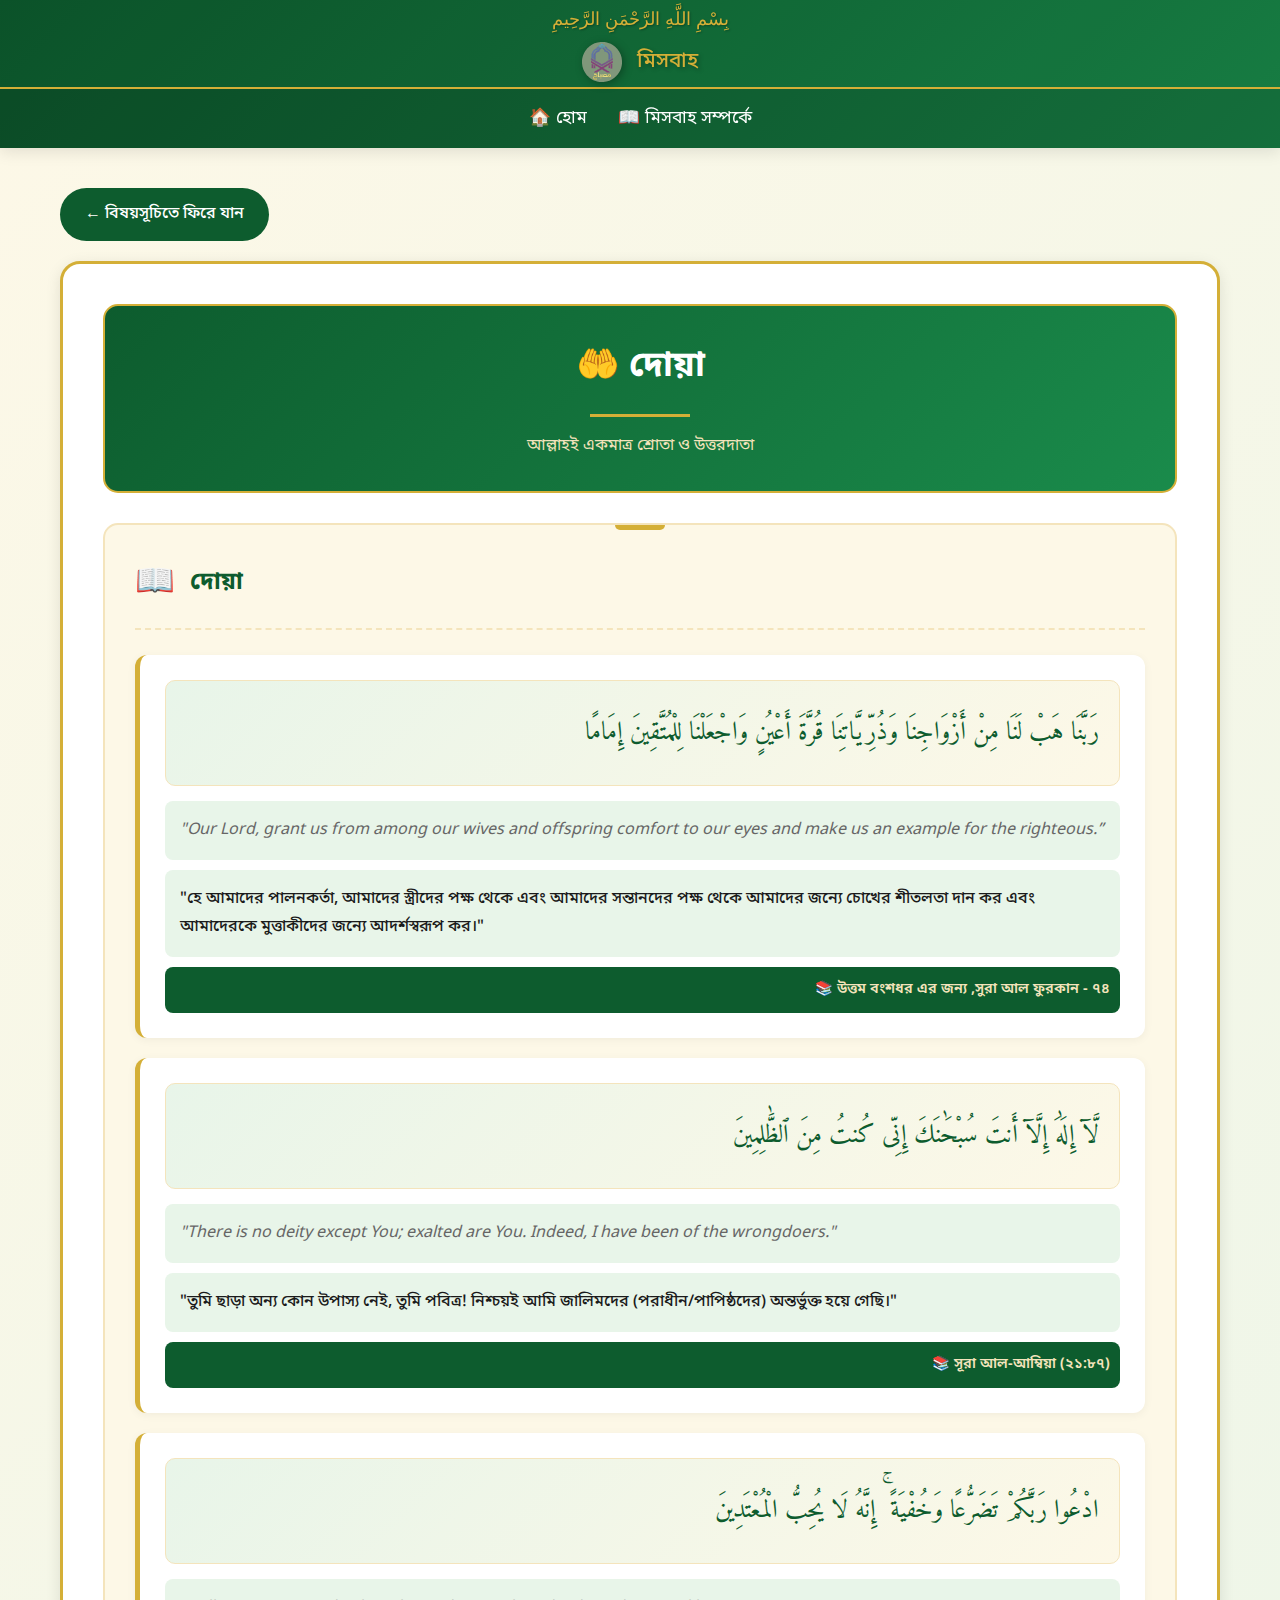
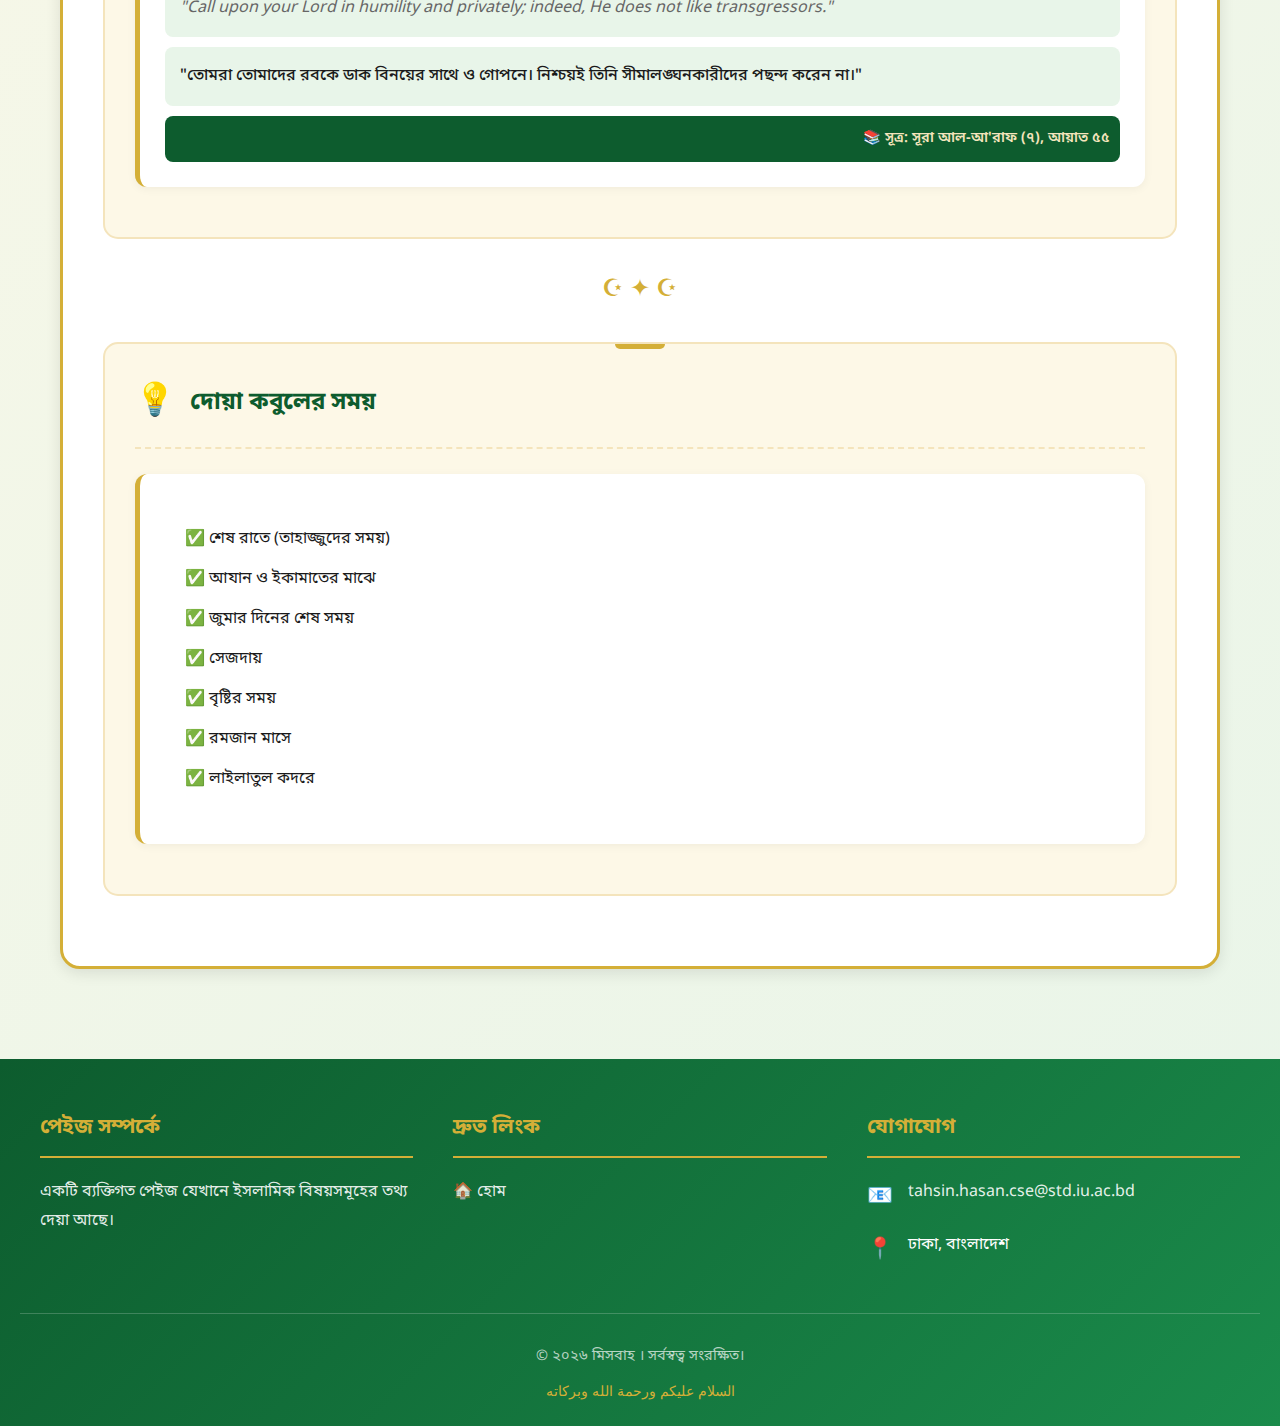
<file: pages/dua.html>
<!DOCTYPE html>
<html lang="bn">

<head>
    <meta charset="UTF-8">
    <meta name="viewport" content="width=device-width, initial-scale=1.0">
    <meta name="description" content="দোয়া - কুরআন ও হাদিসের আলোকে">
    <title>দোয়া -মিসবাহ </title>
    <link rel="stylesheet" href="../css/style.css">
    <link rel="icon" href="../images/logo.svg" type="image/svg+xml">
</head>

<body>
    <header>
        <div class="header-top">
            <div class="bismillah">بِسْمِ اللَّهِ الرَّحْمَنِ الرَّحِيمِ</div>
            <div class="logo-container">
                <img src="../images/logo.svg" alt="মিসবাহ লোগো" class="logo">
                <h1 class="site-title"><span>মিসবাহ </span></h1>
            </div>
        </div>
        <nav>
            <ul>
                <li><a href="../index.html">🏠 হোম</a></li>
                <li><a href="about.html">📖 মিসবাহ সম্পর্কে</a></li>
                <!-- <li><a href="contact.html">📞 যোগাযোগ</a></li> -->
            </ul>
        </nav>
    </header>

    <main>
        <a href="../index.html" class="back-button">← বিষয়সূচিতে ফিরে যান</a>

        <section class="topic-page">

            <div class="topic-header">
                <h1>🤲 দোয়া</h1>
                <div class="decorative-line"></div>
                <p style="color: var(--light-gold); margin-top: 10px;">আল্লাহই একমাত্র শ্রোতা ও উত্তরদাতা

                </p>
            </div>

            <div class="quran-section">
                <div class="section-header">
                    <span class="icon">📖</span>
                    <h2> দোয়া</h2>
                </div>
                <div class="verse-box">
                    <div class="verse-arabic">
                        رَبَّنَا هَبْ لَنَا مِنْ أَزْوَاجِنَا وَذُرِّيَّاتِنَا قُرَّةَ أَعْيُنٍ وَاجْعَلْنَا
                        لِلْمُتَّقِينَ
                        إِمَامًا
                    </div>

                    <div class="verse-translation english">
                        "Our Lord, grant us from among our wives and offspring comfort to our eyes and make us an
                        example
                        for the righteous.”
                    </div>
                    <div class="verse-translation bangla">
                        "হে আমাদের পালনকর্তা, আমাদের স্ত্রীদের পক্ষ থেকে এবং আমাদের সন্তানদের পক্ষ থেকে আমাদের জন্যে
                        চোখের
                        শীতলতা দান কর এবং আমাদেরকে মুত্তাকীদের জন্যে আদর্শস্বরূপ কর।"
                    </div>
                    <div class="verse-source">
                        📚 উত্তম বংশধর এর জন্য ,সুরা আল ফুরকান - ৭৪
                    </div>
                </div>



                <div class="verse-box">
                    <div class="verse-arabic">
                        لَّآ إِلَٰهَ إِلَّآ أَنتَ سُبْحَٰنَكَ إِنِّى كُنتُ مِنَ ٱلظَّٰلِمِينَ
                    </div>
                    <div class="verse-translation english">
                        "There is no deity except You; exalted are You. Indeed, I have been of the wrongdoers."
                    </div>
                    <div class="verse-translation bangla">
                        "তুমি ছাড়া অন্য কোন উপাস্য নেই, তুমি পবিত্র! নিশ্চয়ই আমি জালিমদের (পরাধীন/পাপিষ্ঠদের)
                        অন্তর্ভুক্ত হয়ে গেছি।"
                    </div>
                    <div class="verse-source">
                        📚 সূরা আল-আম্বিয়া (২১:৮৭)
                    </div>
                </div>

                <div class="verse-box">

                    <div class="verse-arabic">
                        ادْعُوا رَبَّكُمْ تَضَرُّعًا وَخُفْيَةً ۚ إِنَّهُ لَا يُحِبُّ الْمُعْتَدِينَ
                    </div>
                    <div class="verse-translation english">
                        "Call upon your Lord in humility and privately; indeed, He does not like transgressors."
                    </div>
                    <div class="verse-translation bangla">
                        "তোমরা তোমাদের রবকে ডাক বিনয়ের সাথে ও গোপনে। নিশ্চয়ই তিনি সীমালঙ্ঘনকারীদের পছন্দ করেন না।"
                    </div>
                    <div class="verse-source">
                        📚 সূত্র: সূরা আল-আ'রাফ (৭), আয়াত ৫৫
                    </div>
                </div>
            </div>

            <div class="decorative-separator">☪ ✦ ☪</div>





            <div class="quran-section">
                <div class="section-header">
                    <span class="icon">💡</span>
                    <h2>দোয়া কবুলের সময়</h2>
                </div>

                <div class="verse-box">
                    <ul style="list-style: none; padding: 20px; line-height: 2.5;">
                        <li>✅ শেষ রাতে (তাহাজ্জুদের সময়)</li>
                        <li>✅ আযান ও ইকামাতের মাঝে</li>
                        <li>✅ জুমার দিনের শেষ সময়</li>
                        <li>✅ সেজদায়</li>
                        <li>✅ বৃষ্টির সময়</li>
                        <li>✅ রমজান মাসে</li>
                        <li>✅ লাইলাতুল কদরে</li>
                    </ul>
                </div>
            </div>
        </section>
    </main>

    <footer>
        <div class="footer-content">
            <div class="footer-section">
                <h3>পেইজ সম্পর্কে</h3>
                <p>একটি ব্যক্তিগত পেইজ যেখানে ইসলামিক বিষয়সমূহের তথ্য দেয়া আছে।</p>
            </div>
            <div class="footer-section">
                <h3>দ্রুত লিংক</h3>
                <ul>
                    <li><a href="../index.html">🏠 হোম</a></li>
                    <!-- <li><a href="about.html">📖স্বত্বাধিকার সম্পর্কে</a></li> -->
                    <!-- <li><a href="contact.html">📞 যোগাযোগ</a></li> -->
                </ul>
            </div>
            <div class="footer-section">
                <h3>যোগাযোগ</h3>
                <div class="contact-item">
                    <span class="icon">📧</span>
                    <a href="mailto:tahsin.hasan.cse@std.iu.ac.bd">
                        tahsin.hasan.cse@std.iu.ac.bd
                    </a>
                </div>
                <!-- <div class="contact-item"><span class="icon">📞</span><span>+৮৮০ ১৭XX-XXXXXX</span></div> -->
                <div class="contact-item"><span class="icon">📍</span><span>ঢাকা, বাংলাদেশ</span></div>
            </div>
        </div>
        <div class="footer-bottom">
            <p>© ২০২৬ মিসবাহ । সর্বস্বত্ব সংরক্ষিত।</p>
            <p style="margin-top: 10px; color: var(--gold);">
                السلام عليكم ورحمة الله وبركاته </p>
        </div>
    </footer>
</body>

</html>
</file>
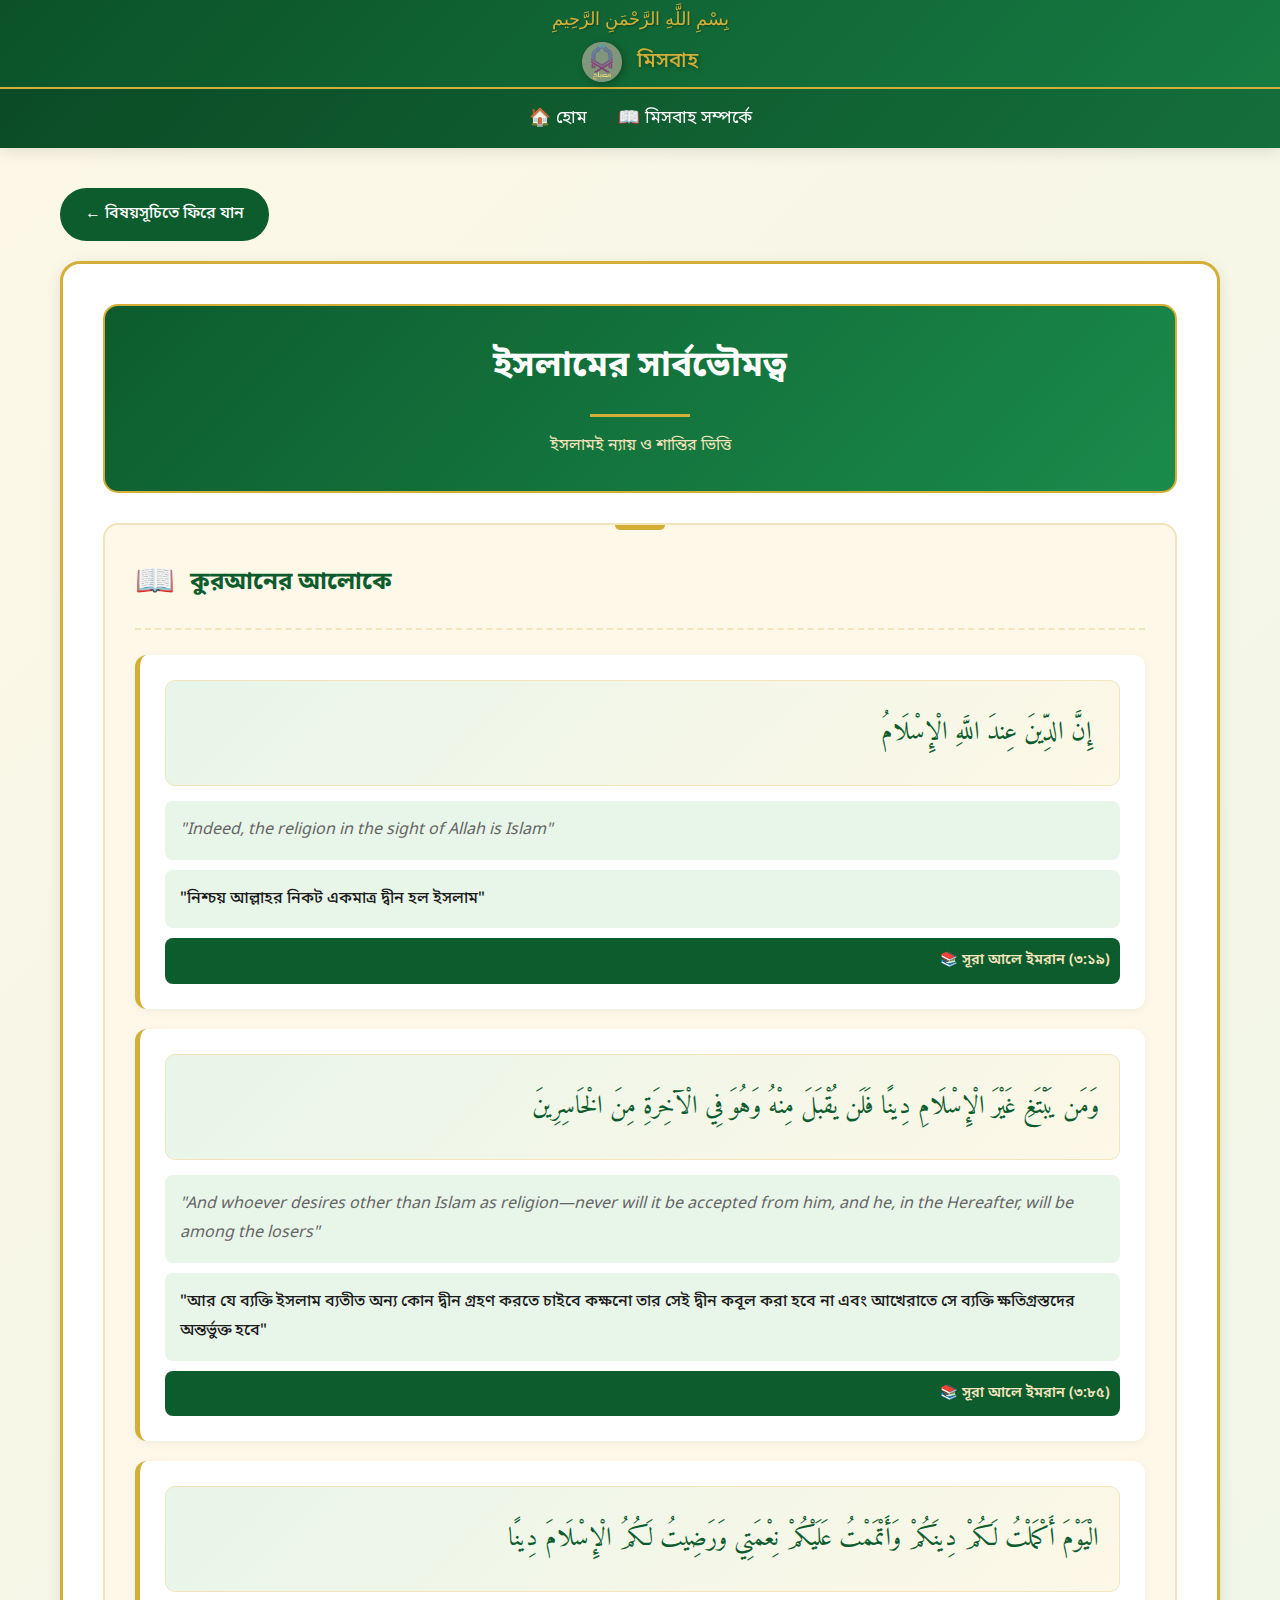
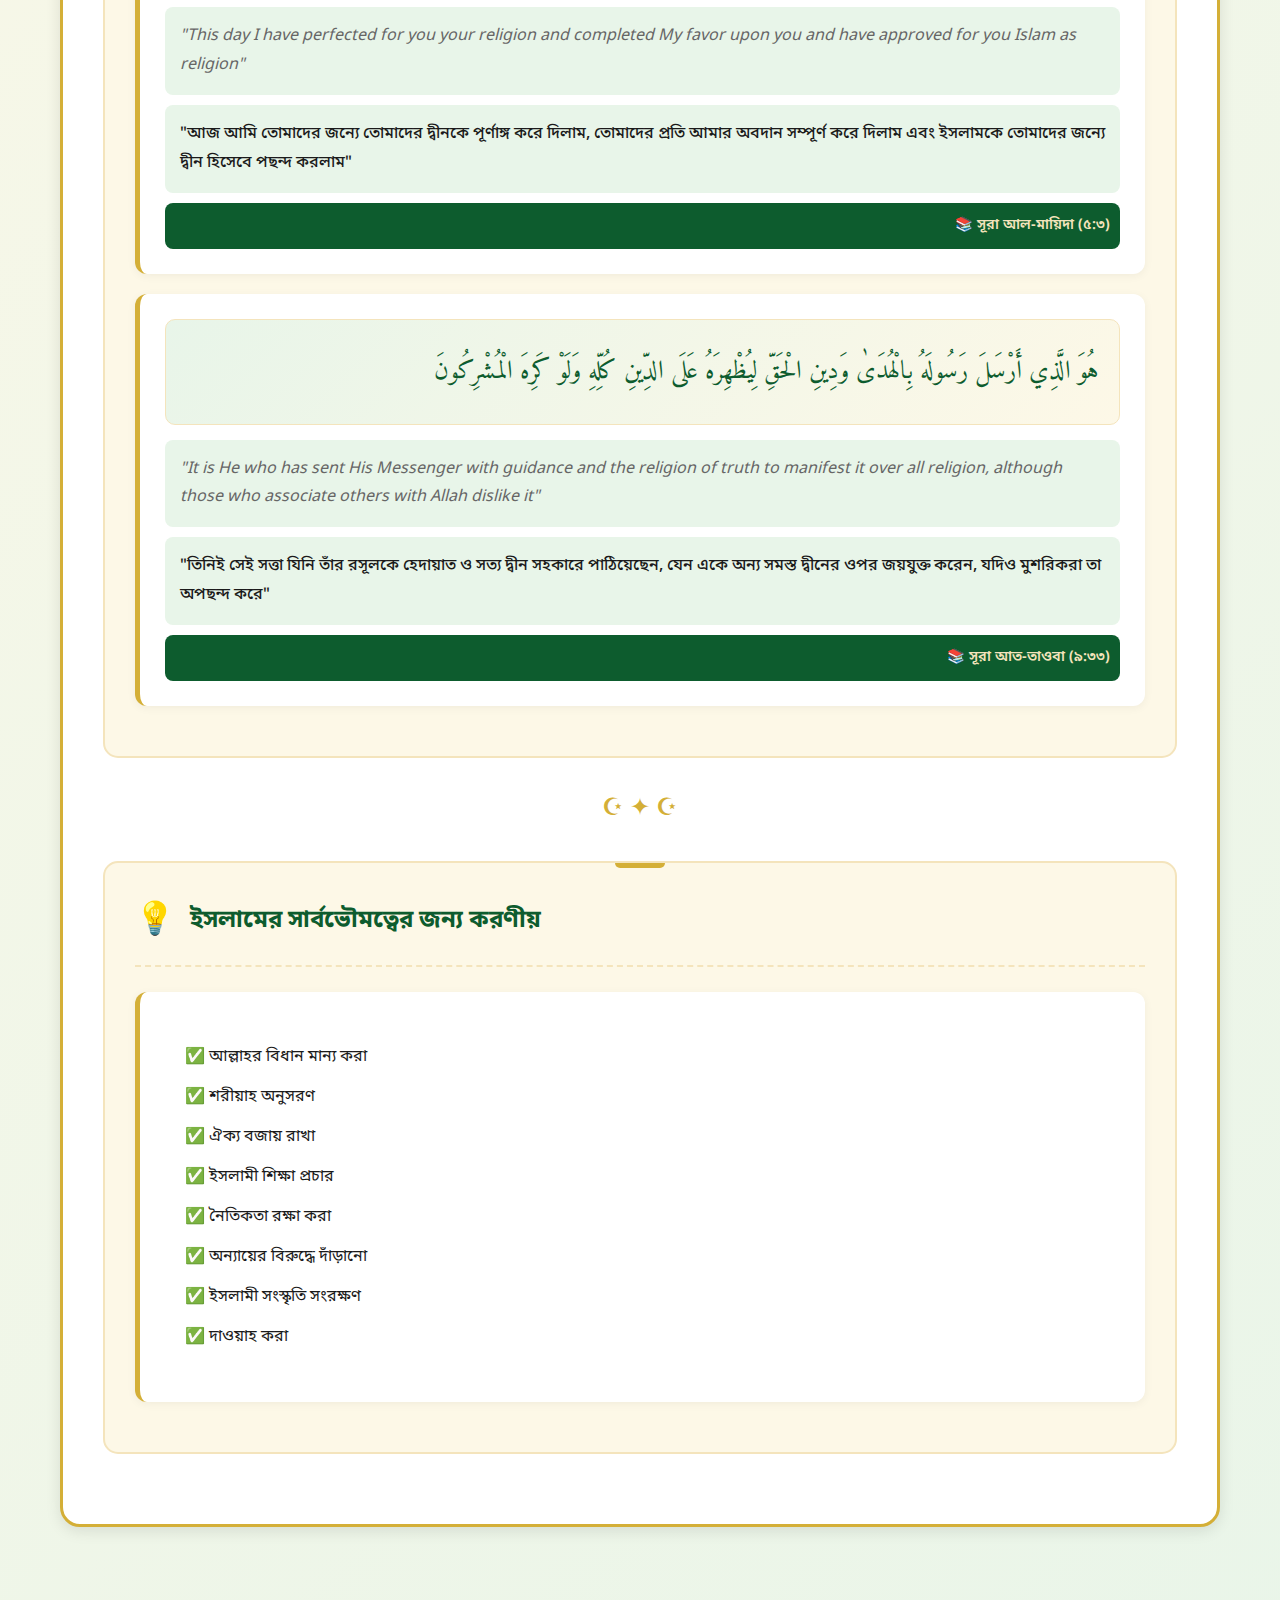
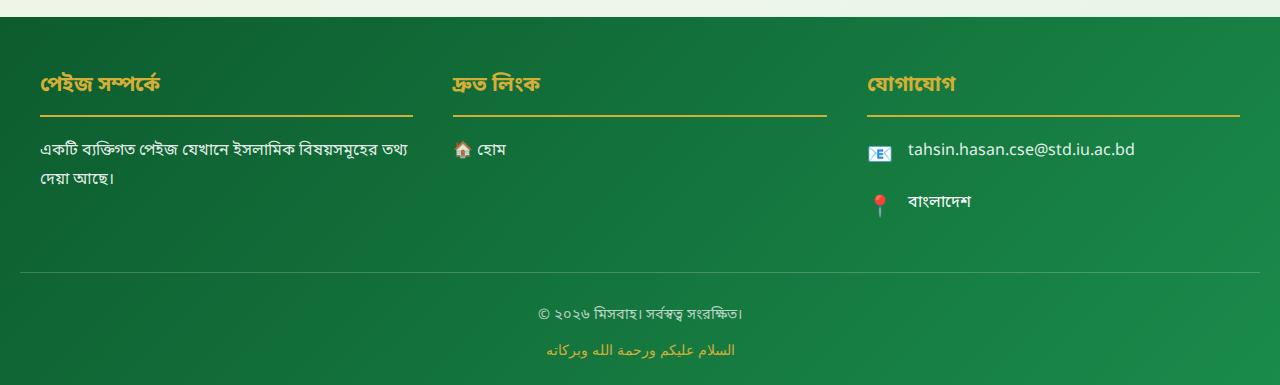
<file: pages/islam_s.html>
<!DOCTYPE html>
<html lang="bn">

<head>
    <meta charset="UTF-8">
    <meta name="viewport" content="width=device-width, initial-scale=1.0">
    <meta name="description" content="ইসলামের সার্বভৌমত্ব - কুরআন ও হাদিসের আলোকে">
    <title>ইসলামের সার্বভৌমত্ব- মিসবাহ</title>
    <link rel="stylesheet" href="../css/style.css">
    <link rel="icon" href="../images/logo.svg" type="image/svg+xml">
</head>

<body>
    <header>
        <div class="header-top">
            <div class="bismillah">بِسْمِ اللَّهِ الرَّحْمَنِ الرَّحِيمِ</div>
            <div class="logo-container">
                <img src="../images/logo.svg" alt="মিসবাহ লোগো" class="logo">
                <h1 class="site-title"><span>মিসবাহ</span></h1>
            </div>
        </div>
        <nav>
            <ul>
                <li><a href="../index.html">🏠 হোম</a></li>
                <li><a href="about.html">📖 মিসবাহ সম্পর্কে</a></li>

            </ul>
        </nav>
    </header>

    <main>
        <a href="../index.html" class="back-button">← বিষয়সূচিতে ফিরে যান</a>

        <section class="topic-page">

            <div class="topic-header">
                <h1> ইসলামের সার্বভৌমত্ব</h1>
                <div class="decorative-line"></div>
                <p style="color: var(--light-gold); margin-top: 10px;">ইসলামই ন্যায় ও শান্তির ভিত্তি

                </p>
            </div>

            <div class="quran-section">
                <div class="section-header">
                    <span class="icon">📖</span>
                    <h2>কুরআনের আলোকে</h2>
                </div>

                <div class="verse-box">
                    <div class="verse-arabic">
                         إِنَّ الدِّينَ عِندَ اللَّهِ الْإِسْلَامُ
                    </div>
                    <div class="verse-translation english">
                        "Indeed, the religion in the sight of Allah is Islam"
                    </div>
                    <div class="verse-translation bangla">
                        "নিশ্চয় আল্লাহর নিকট একমাত্র দ্বীন হল ইসলাম"
                    </div>
                    <div class="verse-source">
                        📚 সূরা আলে ইমরান (৩:১৯)
                    </div>
                </div>

                <div class="verse-box">
                    <div class="verse-arabic">
                        وَمَن يَبْتَغِ غَيْرَ الْإِسْلَامِ دِينًا فَلَن يُقْبَلَ مِنْهُ وَهُوَ فِي الْآخِرَةِ مِنَ
                        الْخَاسِرِينَ
                    </div>
                    <div class="verse-translation english">
                        "And whoever desires other than Islam as religion—never will it be accepted from him, and he, in
                        the Hereafter, will be among the losers"
                    </div>
                    <div class="verse-translation bangla">
                        "আর যে ব্যক্তি ইসলাম ব্যতীত অন্য কোন দ্বীন গ্রহণ করতে চাইবে কক্ষনো তার সেই দ্বীন কবূল করা হবে না
                        এবং আখেরাতে সে ব্যক্তি ক্ষতিগ্রস্তদের অন্তর্ভুক্ত হবে"
                    </div>
                    <div class="verse-source">
                        📚 সূরা আলে ইমরান (৩:৮৫)
                    </div>
                </div>

                <div class="verse-box">
                    <div class="verse-arabic">
                        الْيَوْمَ أَكْمَلْتُ لَكُمْ دِينَكُمْ وَأَتْمَمْتُ عَلَيْكُمْ نِعْمَتِي وَرَضِيتُ لَكُمُ
                        الْإِسْلَامَ دِينًا
                    </div>
                    <div class="verse-translation english">
                        "This day I have perfected for you your religion and completed My favor upon you and have
                        approved for you Islam as religion"
                    </div>
                    <div class="verse-translation bangla">
                        "আজ আমি তোমাদের জন্যে তোমাদের দ্বীনকে পূর্ণাঙ্গ করে দিলাম, তোমাদের প্রতি আমার অবদান সম্পূর্ণ
                        করে দিলাম এবং ইসলামকে তোমাদের জন্যে দ্বীন হিসেবে পছন্দ করলাম"
                    </div>
                    <div class="verse-source">
                        📚 সূরা আল-মায়িদা (৫:৩)
                    </div>
                </div>
                <div class="verse-box">
                    <div class="verse-arabic">
                        هُوَ الَّذِي أَرْسَلَ رَسُولَهُ بِالْهُدَىٰ وَدِينِ الْحَقِّ لِيُظْهِرَهُ عَلَى الدِّينِ كُلِّهِ
                        وَلَوْ كَرِهَ الْمُشْرِكُونَ
                    </div>
                    <div class="verse-translation english">
                        "It is He who has sent His Messenger with guidance and the religion of truth to manifest it over
                        all religion, although those who associate others with Allah dislike it"
                    </div>
                    <div class="verse-translation bangla">
                        "তিনিই সেই সত্তা যিনি তাঁর রসূলকে হেদায়াত ও সত্য দ্বীন সহকারে পাঠিয়েছেন, যেন একে অন্য সমস্ত
                        দ্বীনের ওপর জয়যুক্ত করেন, যদিও মুশরিকরা তা অপছন্দ করে"
                    </div>
                    <div class="verse-source">
                        📚 সূরা আত-তাওবা (৯:৩৩)
                    </div>
                </div>
            </div>

            <div class="decorative-separator">☪ ✦ ☪</div>

            <!-- <div class="hadith-section">
                <div class="section-header">
                    <span class="icon">📜</span>
                    <h2>হাদিসের আলোকে আখলাক</h2>
                </div>

                <div class="verse-box">
                    <div class="verse-arabic">
                        إِنَّمَا بُعِثْتُ لأُتَمِّمَ صَالِحَ الأَخْلاَقِ
                    </div>
                    <div class="verse-translation english">
                        "I was only sent to perfect good character."
                    </div>
                    <div class="verse-translation bangla">
                        "আমি উত্তম চরিত্রকে পূর্ণতা দানের জন্যই প্রেরিত হয়েছি।"
                    </div>
                    <div class="verse-source">
                        📚 সূত্র: মুসনাদে আহমাদ, হাদিস নং ৮৯৫২
                    </div>
                </div>

                <div class="verse-box">
                    <div class="verse-arabic">
                        أَكْمَلُ الْمُؤْمِنِينَ إِيمَانًا أَحْسَنُهُمْ خُلُقًا
                    </div>
                    <div class="verse-translation english">
                        "The most complete of the believers in faith is the one with the best character."
                    </div>
                    <div class="verse-translation bangla">
                        "ঈমানে সবচেয়ে পরিপূর্ণ মুমিন সে যার আখলাক সবচেয়ে উত্তম।"
                    </div>
                    <div class="verse-source">
                        📚 সূত্র: সুনানে তিরমিযী, হাদিস নং ১১৬২
                    </div>
                </div>

                <div class="verse-box">
                    <div class="verse-arabic">
                        إِنَّ مِنْ أَحَبِّكُمْ إِلَىَّ وَأَقْرَبِكُمْ مِنِّي مَجْلِسًا يَوْمَ الْقِيَامَةِ أَحَاسِنُكُمْ
                        أَخْلاَقًا
                    </div>
                    <div class="verse-translation english">
                        "The most beloved to me and the closest to me on the Day of Resurrection are those with the best
                        character."
                    </div>
                    <div class="verse-translation bangla">
                        "কিয়ামতের দিন আমার নিকট সবচেয়ে প্রিয় এবং সবচেয়ে কাছে বসবে সে যার আখলাক সবচেয়ে ভালো।"
                    </div>
                    <div class="verse-source">
                        📚 সূত্র: সুনানে তিরমিযী, হাদিস নং ২০১৮
                    </div>
                </div>
            </div> -->

            <!-- <div class="decorative-separator">☪ ✦ ☪</div> -->

            <div class="quran-section">
                <div class="section-header">
                    <span class="icon">💡</span>
                    <h2>ইসলামের সার্বভৌমত্বের জন্য করণীয়</h2>
                </div>

                <div class="verse-box">
                    <ul style="list-style: none; padding: 20px; line-height: 2.5;">
                        <li>✅ আল্লাহর বিধান মান্য করা</li>
                        <li>✅ শরীয়াহ অনুসরণ</li>
                        <li>✅ ঐক্য বজায় রাখা</li>
                        <li>✅ ইসলামী শিক্ষা প্রচার</li>
                        <li>✅ নৈতিকতা রক্ষা করা</li>
                        <li>✅ অন্যায়ের বিরুদ্ধে দাঁড়ানো</li>
                        <li>✅ ইসলামী সংস্কৃতি সংরক্ষণ</li>
                        <li>✅ দাওয়াহ করা</li>
                    </ul>
                </div>
            </div>
        </section>
    </main>

    <footer>
        <div class="footer-content">
            <div class="footer-section">
                <h3>পেইজ সম্পর্কে</h3>
                <p>একটি ব্যক্তিগত পেইজ যেখানে ইসলামিক বিষয়সমূহের তথ্য দেয়া আছে।</p>
            </div>
            <div class="footer-section">
                <h3>দ্রুত লিংক</h3>
                <ul>
                    <li><a href="../index.html">🏠 হোম</a></li>
                    <!-- <li><a href="about.html">📖স্বত্বাধিকার সম্পর্কে</a></li> -->
                    <!-- <li><a href="contact.html">📞 যোগাযোগ</a></li> -->
                </ul>
            </div>
            <div class="footer-section">
                <h3>যোগাযোগ</h3>
                <div class="contact-item">
                    <span class="icon">📧</span>
                    <a href="mailto:tahsin.hasan.cse@std.iu.ac.bd">
                        tahsin.hasan.cse@std.iu.ac.bd
                    </a>
                </div>
                <!-- <div class="contact-item"><span class="icon">📞</span><span>+৮৮০ ১৭XX-XXXXXX</span></div> -->
                <div class="contact-item"><span class="icon">📍</span><span>বাংলাদেশ</span></div>
            </div>
        </div>
        <div class="footer-bottom">
            <p>© ২০২৬ মিসবাহ। সর্বস্বত্ব সংরক্ষিত।</p>
            <p style="margin-top: 10px; color: var(--gold);">
                السلام عليكم ورحمة الله وبركاته </p>
        </div>
    </footer>
</body>

</html>
</file>
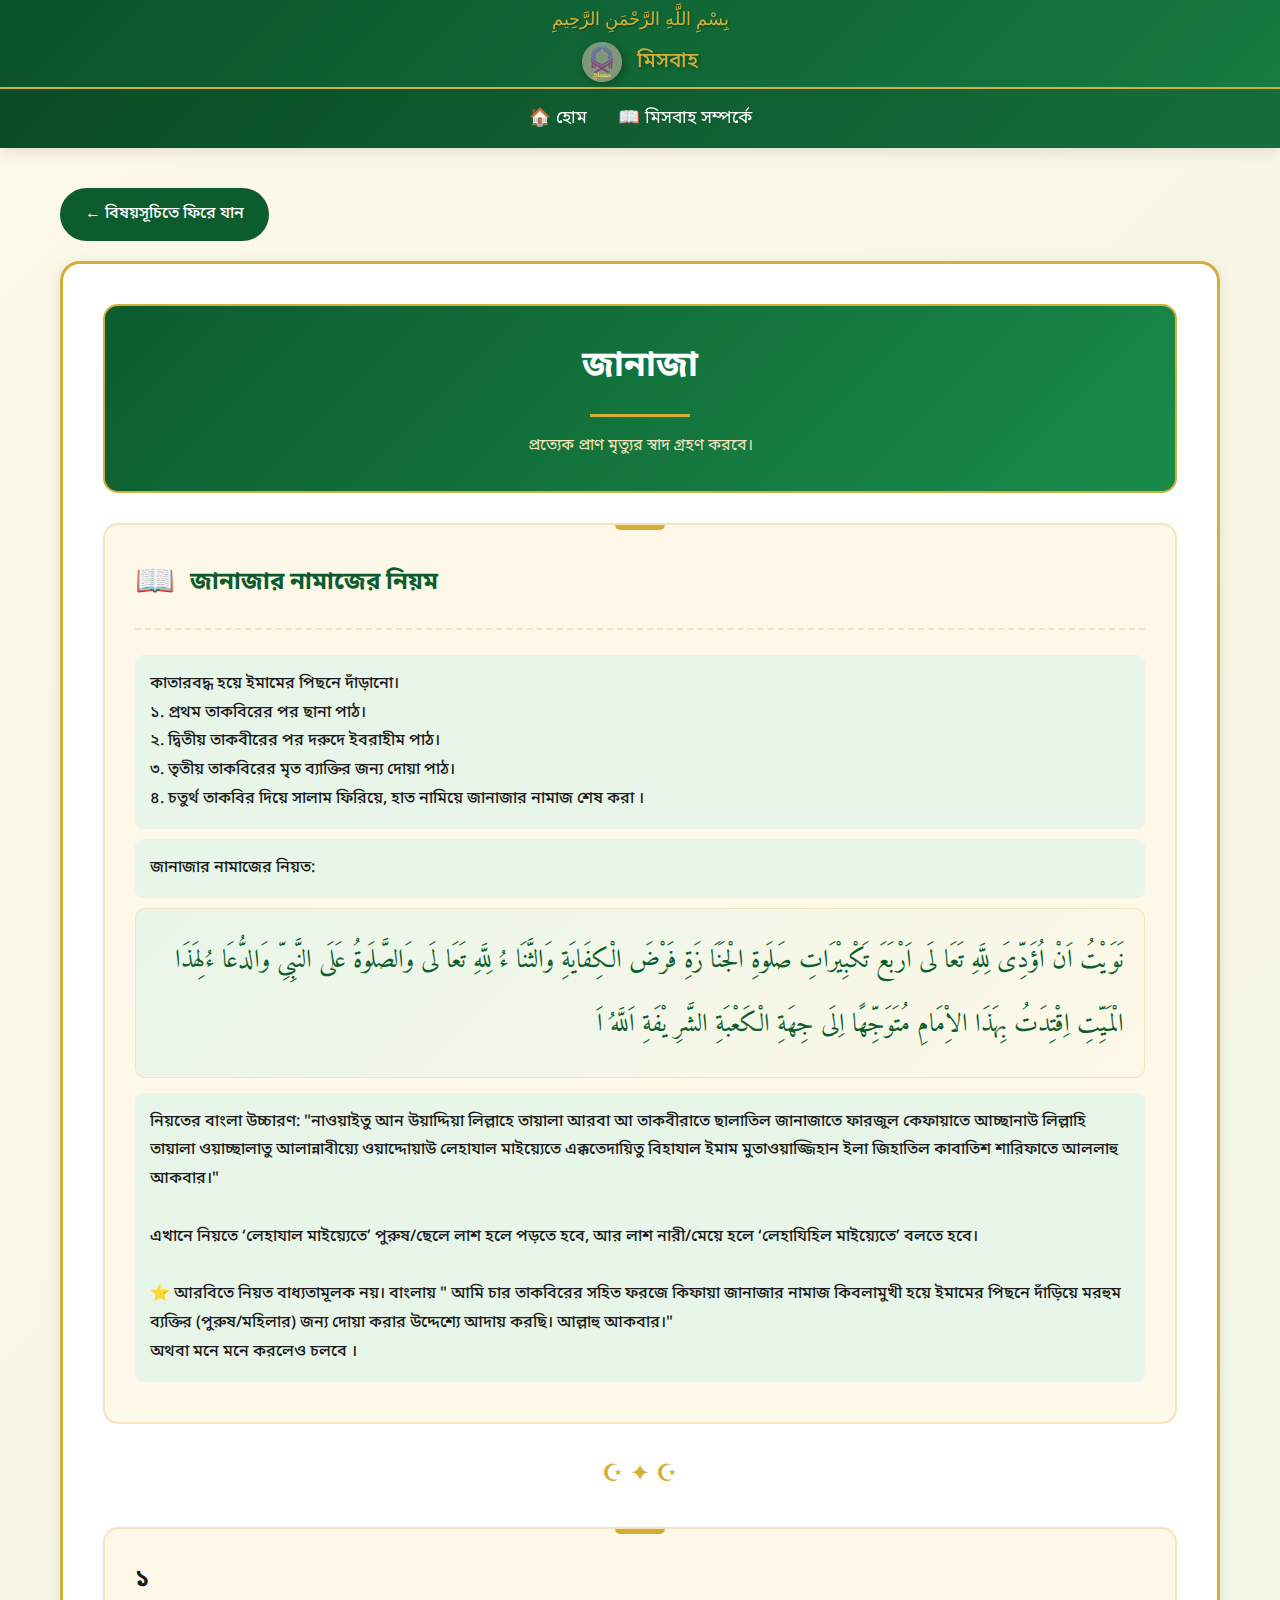
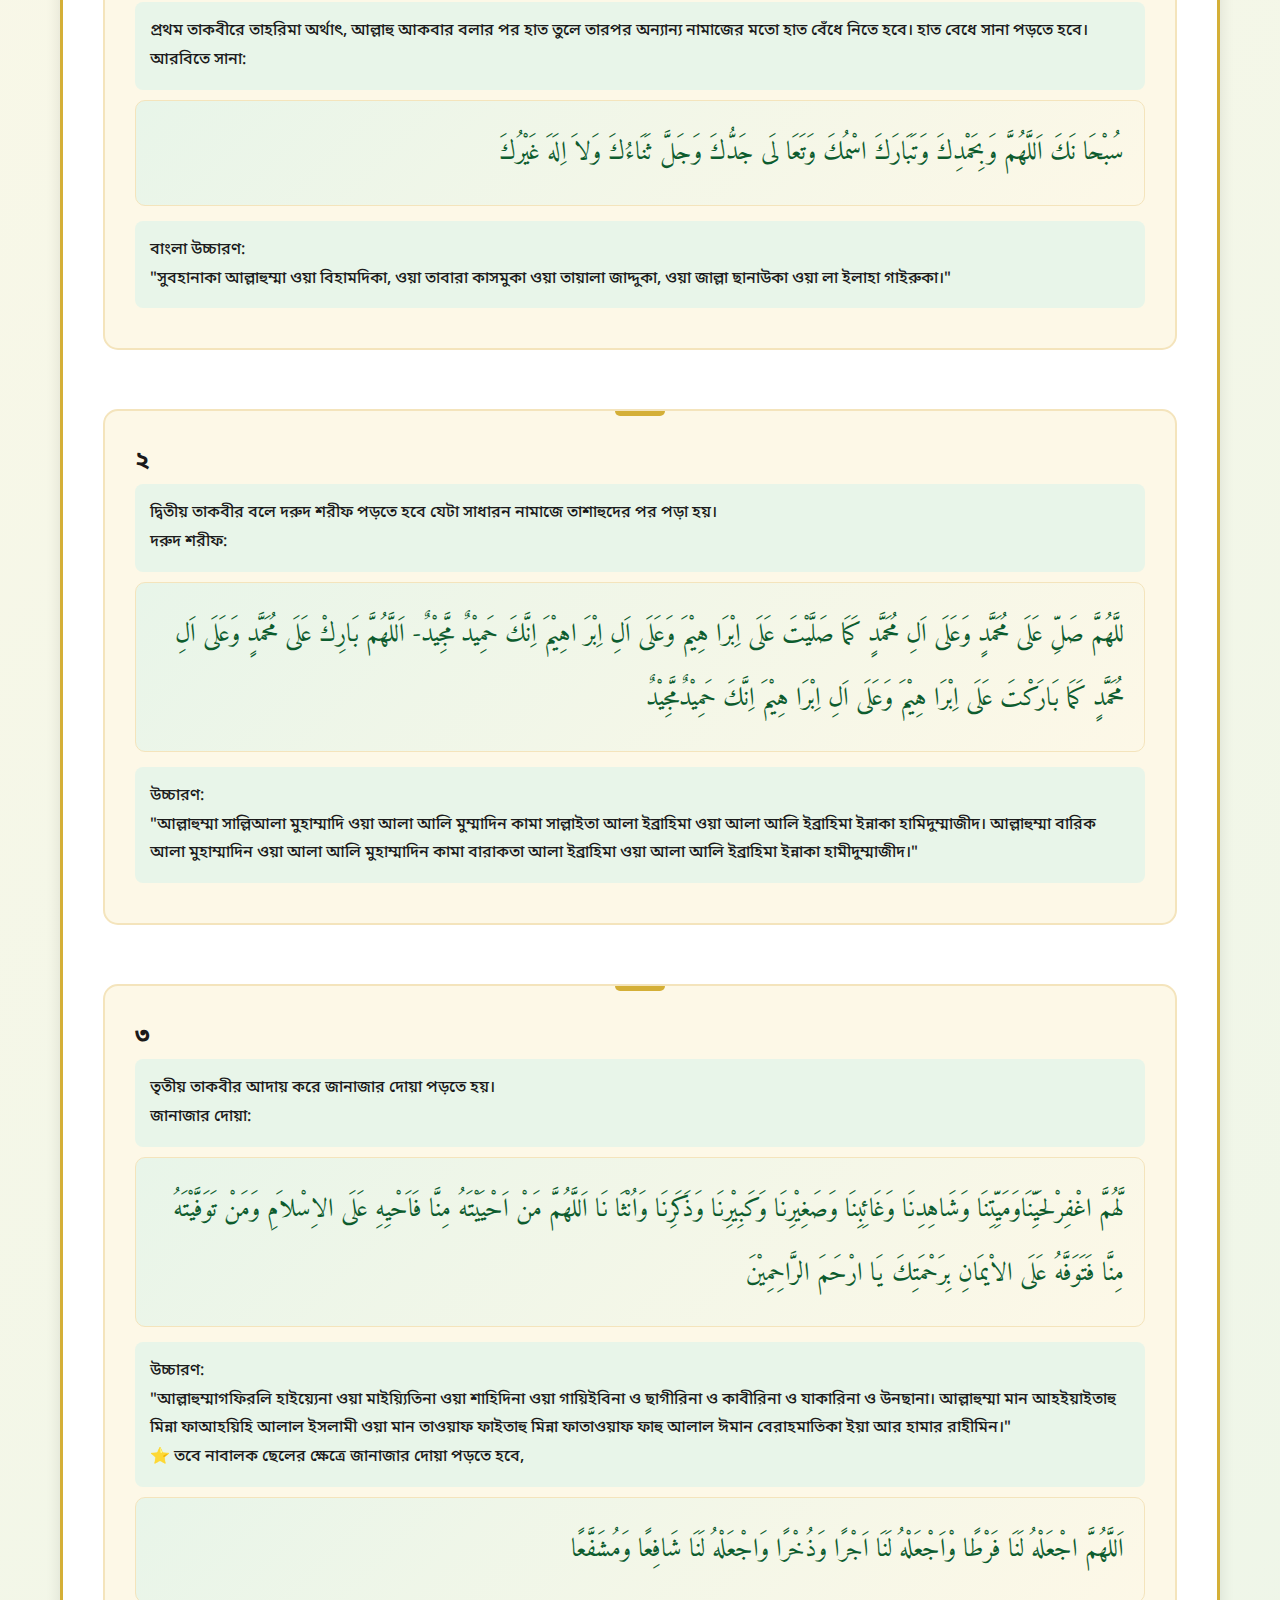
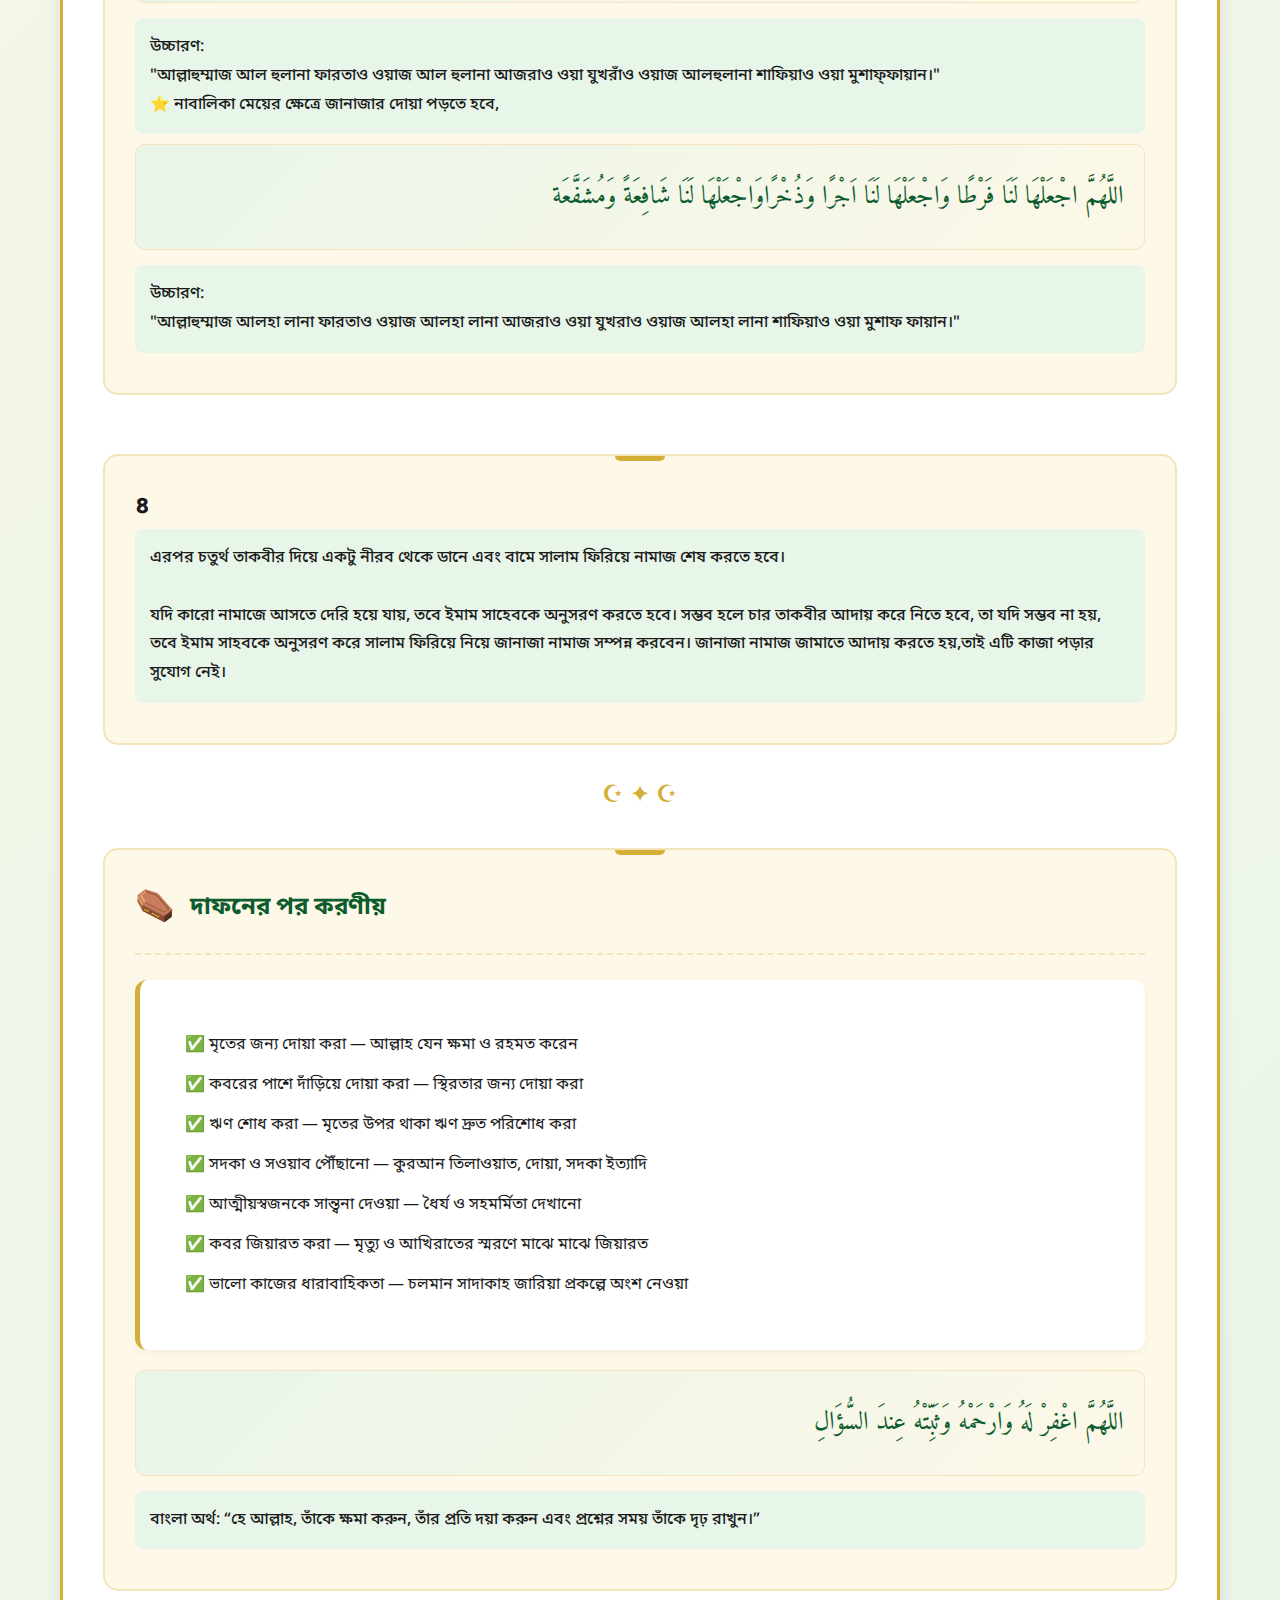
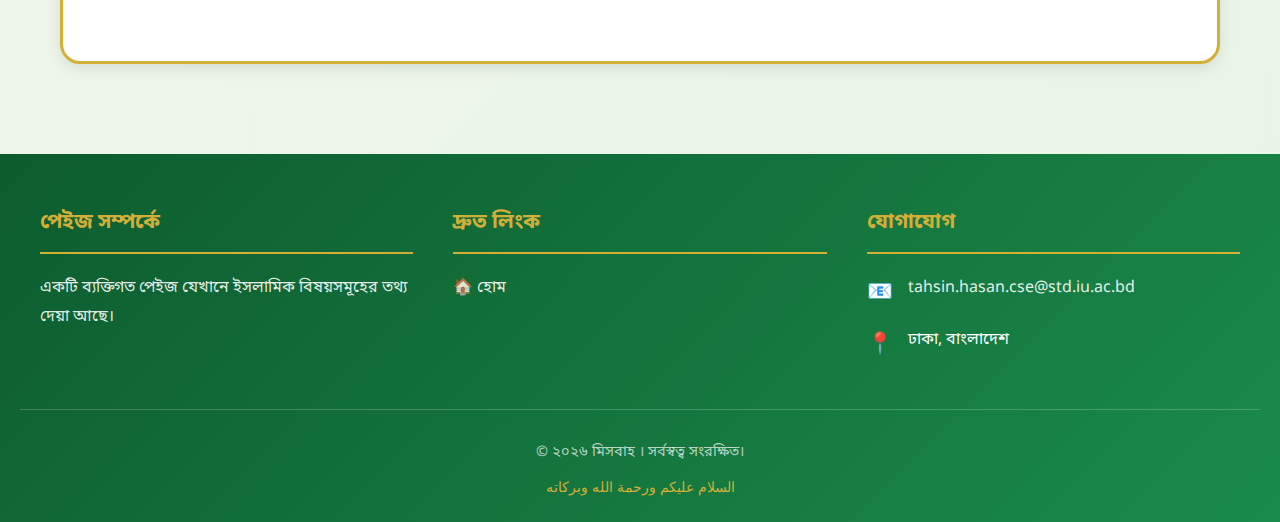
<file: pages/janaja.html>
<!DOCTYPE html>
<html lang="bn">

<head>
    <meta charset="UTF-8">
    <meta name="viewport" content="width=device-width, initial-scale=1.0">
    <meta name="description" content="জানাজা">
    <title>জানাজা -মিসবাহ </title>
    <link rel="stylesheet" href="../css/style.css">
    <link rel="icon" href="../images/logo.svg" type="image/svg+xml">
</head>

<body>
    <header>
        <div class="header-top">
            <div class="bismillah">بِسْمِ اللَّهِ الرَّحْمَنِ الرَّحِيمِ</div>
            <div class="logo-container">
                <img src="../images/logo.svg" alt="মিসবাহ লোগো" class="logo">
                <h1 class="site-title"><span>মিসবাহ </span></h1>
            </div>
        </div>
        <nav>
            <ul>
                <li><a href="../index.html">🏠 হোম</a></li>
                <li><a href="about.html">📖 মিসবাহ সম্পর্কে</a></li>
                <!-- <li><a href="contact.html">📞 যোগাযোগ</a></li> -->
            </ul>
        </nav>
    </header>

    <main>
        <a href="../index.html" class="back-button">← বিষয়সূচিতে ফিরে যান</a>

        <section class="topic-page">

            <div class="topic-header">
                <h1>জানাজা</h1>
                <div class="decorative-line"></div>
                <p style="color: var(--light-gold); margin-top: 10px;">প্রত্যেক প্রাণ মৃত্যুর স্বাদ গ্রহণ করবে। </p>
            </div>

            <div class="quran-section">
                <div class="section-header">
                    <span class="icon">📖</span>
                    <h2>
                        জানাজার নামাজের নিয়ম</h2>
                </div>


                <div class="verse-translation bangla">
                    কাতারবদ্ধ হয়ে ইমামের পিছনে দাঁড়ানো।
                    <br>
                    ১. প্রথম তাকবিরের পর ছানা পাঠ।
                    <br>
                    ২. দ্বিতীয় তাকবীরের পর দরুদে ইবরাহীম পাঠ।
                    <br>
                    ৩. তৃতীয় তাকবিরের মৃত ব্যাক্তির জন্য দোয়া পাঠ।
                    <br>
                    ৪. চতুর্থ তাকবির দিয়ে সালাম ফিরিয়ে, হাত নামিয়ে জানাজার নামাজ শেষ করা ।

                </div>
                <div class="verse-translation bangla">

                    জানাজার নামাজের নিয়ত:
                </div>
                <div class="verse-arabic">
                    نَوَيْتُ اَنْ اُؤَدِّىَ لِلَّهِ تَعَا لَى اَرْبَعَ تَكْبِيْرَاتِ صَلَوةِ الْجَنَا زَةِ فَرْضَ
                    الْكِفَايَةِ وَالثَّنَا ءُ لِلَّهِ تَعَا لَى وَالصَّلَوةُ عَلَى النَّبِىِّ وَالدُّعَا ءُلِهَذَا
                    الْمَيِّتِ اِقْتِدَتُ بِهَذَا الاِْمَامِ مُتَوَجِّهًا اِلَى جِهَةِ الْكَعْبَةِ الشَّرِ يْفَةِ
                    اَللَّهُ اَ
                </div>
                <div class="verse-translation bangla">
                    নিয়তের বাংলা উচ্চারণ: "নাওয়াইতু আন উয়াদ্দিয়া লিল্লাহে তায়ালা আরবা আ তাকবীরাতে ছালাতিল জানাজাতে
                    ফারজুল কেফায়াতে আচ্ছানাউ লিল্লাহি তায়ালা ওয়াচ্ছালাতু আলান্নাবীয়্যে ওয়াদ্দোয়াউ লেহাযাল
                    মাইয়্যেতে এক্কতেদায়িতু বিহাযাল ইমাম মুতাওয়াজ্জিহান ইলা জিহাতিল কাবাতিশ শারিফাতে আললাহু আকবার।"
                    <br>
                    <br>

                    এখানে নিয়তে ‘লেহাযাল মাইয়্যেতে’ পুরুষ/ছেলে লাশ হলে পড়তে হবে, আর লাশ নারী/মেয়ে হলে ‘লেহাযিহিল
                    মাইয়্যেতে’ বলতে হবে।
                    <br>
                    <br>

                    ⭐ আরবিতে নিয়ত বাধ্যতামূলক নয়। বাংলায় " আমি চার তাকবিরের সহিত ফরজে কিফায়া জানাজার নামাজ কিবলামুখী
                    হয়ে
                    ইমামের পিছনে দাঁড়িয়ে মরহুম ব্যক্তির (পুরুষ/মহিলার) জন্য দোয়া করার উদ্দেশ্যে আদায় করছি। আল্লাহু
                    আকবার।"
                    <br>
                    অথবা মনে মনে করলেও চলবে ।
                    <br>


                </div>

            </div>

            <div class="decorative-separator">☪ ✦ ☪</div>


            <div class="quran-section">
                <h2>১</h2>
                <div class="verse-translation bangla">
                    প্রথম তাকবীরে তাহরিমা অর্থাৎ, আল্লাহু আকবার বলার পর হাত তুলে তারপর অন্যান্য নামাজের মতো হাত বেঁধে
                    নিতে হবে। হাত বেধে সানা পড়তে হবে।
                    <br>
                    আরবিতে সানা:
                </div>
                <div class="verse-arabic">
                    سُبْحَا نَكَ اَللَّهُمَّ وَبِحَمْدِكَ وَتَبَارَكَ اسْمُكَ وَتَعَا لَى جَدُّكَ وَجَلَّ ثَنَاءُكَ
                    وَلاَ اِلَهَ غَيْرُكَ
                </div>
                <div class="verse-translation bangla">
                    বাংলা উচ্চারণ:
                    <br>
                    "সুবহানাকা আল্লাহুম্মা ওয়া বিহামদিকা, ওয়া তাবারা কাসমুকা ওয়া তায়ালা জাদ্দুকা, ওয়া জাল্লা
                    ছানাউকা ওয়া লা ইলাহা গাইরুকা।"
                </div>
            </div>
            <br>
            <div class="quran-section">
                <h2>২</h2>
                <div class="verse-translation bangla">
                    দ্বিতীয় তাকবীর বলে দরুদ শরীফ পড়তে হবে যেটা সাধারন নামাজে তাশাহুদের পর পড়া হয়।
                    <br>
                    দরুদ শরীফ:
                </div>
                <div class="verse-arabic">
                    للَّهُمَّ صَلِّ عَلَى مُحَمَّدٍ وَعَلَى اَلِ مُحَمَّدٍ كَمَا صَلَّيْتَ عَلَى اِبْرَا هِيْمَ وَعَلَى
                    اَلِ اِبْرَ اهِيْمَ اِنَّكَ حَمِيْدٌ مَّجِيْدٌ- اَللَّهُمَّ بَارِكْ عَلَى مُحَمَّدٍ وَعَلَى اَلِ
                    مُحَمَّدٍ كَمَا بَارَكْتَ عَلَى اِبْرَا هِيْمَ وَعَلَى اَلِ اِبْرَا هِيْمَ اِنَّكَ حَمِيْدٌمَّجِيْدٌ

                </div>
                <div class="verse-translation bangla">
                    উচ্চারণ:
                    <br>
                    "আল্লাহুম্মা সাল্লিআলা মুহাম্মাদি ওয়া আলা আলি মুম্মাদিন কামা সাল্লাইতা আলা ইব্রাহিমা ওয়া আলা আলি
                    ইব্রাহিমা ইন্নাকা হামিদুম্মাজীদ। আল্লাহুম্মা বারিক আলা মুহাম্মাদিন ওয়া আলা আলি মুহাম্মাদিন কামা
                    বারাকতা আলা ইব্রাহিমা ওয়া আলা আলি ইব্রাহিমা ইন্নাকা হামীদুম্মাজীদ।"
                </div>

            </div>
            <br>
            <div class="quran-section">
                <h2>৩</h2>
                <div class="verse-translation bangla">
                    তৃতীয় তাকবীর আদায় করে জানাজার দোয়া পড়তে হয়।
                    <br>
                    জানাজার দোয়া:
                </div>
                <div class="verse-arabic">
                    لَّهُمَّ اغْفِرْلحَيِّنَاوَمَيِّتِنَا وَشَاهِدِنَا وَغَائِبِنَا وَصَغِيْرِنَا وَكَبِيْرِنَا
                    وَذَكَرِنَا وَاُنْثَا نَا اَللَّهُمَّ مَنْ اَحْيَيْتَهُ مِنَّا فَاَحْيِهِ عَلَى الاِسْلاَمِ وَمَنْ
                    تَوَفَّيْتَهُ مِنَّا فَتَوَفَّهُ عَلَى الاْيمَانِ بِرَحْمَتِكَ يَا ارْحَمَ الرَّاحِمِيْنَ
                </div>
                <div class="verse-translation bangla">

                    উচ্চারণ:
                    <br>
                    "আল্লাহুম্মাগফিরলি হাইয়্যেনা ওয়া মাইয়্যিতিনা ওয়া শাহিদিনা ওয়া গায়িইবিনা ও ছাগীরিনা ও কাবীরিনা
                    ও যাকারিনা ও উনছানা। আল্লাহুম্মা মান আহইয়াইতাহু মিন্না ফাআহয়িহি আলাল ইসলামী ওয়া মান তাওয়াফ
                    ফাইতাহু মিন্না ফাতাওয়াফ ফাহু আলাল ঈমান বেরাহমাতিকা ইয়া আর হামার রাহীমিন।"
                    <br>
                    ⭐ তবে নাবালক ছেলের ক্ষেত্রে জানাজার দোয়া পড়তে হবে,
                </div>
                <div class="verse-arabic">
                    اَللَّهُمَّ اجْعَلْهُ لَنَا فَرْطًا وْاَجْعَلْهُ لَنَا اَجْرًا وَذُخْرًا وَاجْعَلْهُ لَنَا شَافِعًا
                    وَمُشَفَّعًا

                </div>
                <div class="verse-translation bangla">

                    উচ্চারণ:
                    <br>
                    "আল্লাহুম্মাজ আল হুলানা ফারতাও ওয়াজ আল হুলানা আজরাও ওয়া যুখরাঁও ওয়াজ আলহুলানা শাফিয়াও ওয়া
                    মুশাফ্ফায়ান।"
                    <br>
                    ⭐ নাবালিকা মেয়ের ক্ষেত্রে জানাজার দোয়া পড়তে হবে,

                </div>
                <div class="verse-arabic">
                    اللَّهُمَّ اجْعَلْهَا لَنَا فَرْطًا وَاجْعَلْهَا لَنَا اَجْرًا وَذُخْرًاوَاجْعَلْهَا لَنَا شَافِعَةً
                    وَمُشَفَّعَة
                </div>
                <div class="verse-translation bangla">

                    উচ্চারণ:
                    <br>
                    "আল্লাহুম্মাজ আলহা লানা ফারতাও ওয়াজ আলহা লানা আজরাও ওয়া যুখরাও ওয়াজ আলহা লানা শাফিয়াও ওয়া মুশাফ
                    ফায়ান।"
                </div>
            </div>
            <br>
            <div class="quran-section">
                <h2>৪</h2>
                <div class="verse-translation bangla">
                    এরপর চতুর্থ তাকবীর দিয়ে একটু নীরব থেকে ডানে এবং বামে সালাম ফিরিয়ে নামাজ শেষ করতে হবে।
                    <br><br>

                    যদি কারো নামাজে আসতে দেরি হয়ে যায়, তবে ইমাম সাহেবকে অনুসরণ করতে হবে। সম্ভব হলে চার তাকবীর আদায়
                    করে নিতে হবে, তা যদি সম্ভব না হয়, তবে ইমাম সাহবকে অনুসরণ করে সালাম ফিরিয়ে নিয়ে জানাজা নামাজ
                    সম্পন্ন করবেন। জানাজা নামাজ জামাতে আদায় করতে হয়,তাই এটি কাজা পড়ার সুযোগ নেই।
                </div>
            </div>
            <div class="decorative-separator">☪ ✦ ☪</div>
            <div class="quran-section">
                <div class="section-header">
                    <span class="icon">⚰️</span>
                    <h2> দাফনের পর করণীয়
                    </h2>
                </div>

                <div class="verse-box">
                    <ul style="list-style: none; padding: 20px; line-height: 2.5;">
                        <li>✅ মৃতের জন্য দোয়া করা — আল্লাহ যেন ক্ষমা ও রহমত করেন</li>
                        <li>✅ কবরের পাশে দাঁড়িয়ে দোয়া করা — স্থিরতার জন্য দোয়া করা</li>
                        <li>✅ ঋণ শোধ করা — মৃতের উপর থাকা ঋণ দ্রুত পরিশোধ করা</li>
                        <li>✅ সদকা ও সওয়াব পৌঁছানো — কুরআন তিলাওয়াত, দোয়া, সদকা ইত্যাদি</li>
                        <li>✅ আত্মীয়স্বজনকে সান্ত্বনা দেওয়া — ধৈর্য ও সহমর্মিতা দেখানো</li>
                        <li>✅ কবর জিয়ারত করা — মৃত্যু ও আখিরাতের স্মরণে মাঝে মাঝে জিয়ারত</li>
                        <li>✅ ভালো কাজের ধারাবাহিকতা — চলমান সাদাকাহ জারিয়া প্রকল্পে অংশ নেওয়া</li>
                    </ul>
                </div>
                <div class="verse-arabic">
                    اللَّهُمَّ اغْفِرْ لَهُ وَارْحَمْهُ وَثَبِّتْهُ عِندَ السُّؤَالِ
                </div>
                <div class="verse-translation bangla">
                    বাংলা অর্থ: “হে আল্লাহ, তাঁকে ক্ষমা করুন, তাঁর প্রতি দয়া করুন এবং প্রশ্নের সময় তাঁকে দৃঢ় রাখুন।”
                </div>

            </div>
        </section>
    </main>

    <footer>
        <div class="footer-content">
            <div class="footer-section">
                <h3>পেইজ সম্পর্কে</h3>
                <p>একটি ব্যক্তিগত পেইজ যেখানে ইসলামিক বিষয়সমূহের তথ্য দেয়া আছে।</p>
            </div>
            <div class="footer-section">
                <h3>দ্রুত লিংক</h3>
                <ul>
                    <li><a href="../index.html">🏠 হোম</a></li>
                    <!-- <li><a href="about.html">📖স্বত্বাধিকার সম্পর্কে</a></li> -->
                    <!-- <li><a href="contact.html">📞 যোগাযোগ</a></li> -->
                </ul>
            </div>
            <div class="footer-section">
                <h3>যোগাযোগ</h3>
                <div class="contact-item">
                    <span class="icon">📧</span>
                    <a href="mailto:tahsin.hasan.cse@std.iu.ac.bd">
                        tahsin.hasan.cse@std.iu.ac.bd
                    </a>
                </div>
                <!-- <div class="contact-item"><span class="icon">📞</span><span>+৮৮০ ১৭XX-XXXXXX</span></div> -->
                <div class="contact-item"><span class="icon">📍</span><span>ঢাকা, বাংলাদেশ</span></div>
            </div>
        </div>
        <div class="footer-bottom">
            <p>© ২০২৬ মিসবাহ । সর্বস্বত্ব সংরক্ষিত।</p>
            <p style="margin-top: 10px; color: var(--gold);">
                السلام عليكم ورحمة الله وبركاته </p>
        </div>
    </footer>
</body>

</html>
</file>
<file: css/style.css>
/* ইসলামিক ওয়েবসাইট - মূল স্টাইলশিট */

/* ফন্ট ইম্পোর্ট */
@import url('https://fonts.googleapis.com/css2?family=Noto+Sans+Bengali:wght@300;400;500;600;700&display=swap');
@import url('https://fonts.googleapis.com/css2?family=Amiri:wght@400;700&display=swap');

/* রুট ভেরিয়েবল */
:root {
    --primary-green: #0D5C2E;
    --secondary-green: #1A8B4B;
    --light-green: #E8F5E9;
    --gold: #D4AF37;
    --light-gold: #F4E4BC;
    --dark-gold: #B8860B;
    --cream: #FDF8E7;
    --white: #FFFFFF;
    --dark-text: #1A1A1A;
    --light-text: #666666;
    --border-color: #E0E0E0;
    --shadow: 0 4px 15px rgba(0, 0, 0, 0.1);
    --shadow-hover: 0 8px 25px rgba(0, 0, 0, 0.15);
}

/* রিসেট */
* {
    margin: 0;
    padding: 0;
    box-sizing: border-box;
}

body {
    font-family: 'Noto Sans Bengali', sans-serif;
    background: linear-gradient(135deg, var(--cream) 0%, var(--light-green) 100%);
    color: var(--dark-text);
    line-height: 1.8;
    min-height: 100vh;
}

/* আরবি টেক্সটের জন্য */
.arabic {
    font-family: 'Amiri', serif;
    direction: rtl;
    text-align: right;
    font-size: 1.4em;
    line-height: 2.2;
    color: var(--primary-green);
}

/* ============================================
   হিরো সেকশন - ইসলামিক ডিজাইন
   ============================================ */
.hero-section {
    position: relative;
    min-height: 70vh;
    background: linear-gradient(180deg, #0a4d40 0%, #0d5c4a 30%, #1a8b6b 70%, #2d9d7a 100%);
    display: flex;
    align-items: center;
    justify-content: center;
    overflow: hidden;
}

/* ব্যাকগ্রাউন্ড প্যাটার্ন */
.hero-pattern-bg {
    position: absolute;
    top: 0;
    left: 0;
    right: 0;
    bottom: 0;
    background-image:
        repeating-linear-gradient(45deg, transparent, transparent 10px, rgba(255, 255, 255, 0.02) 10px, rgba(255, 255, 255, 0.02) 20px),
        repeating-linear-gradient(-45deg, transparent, transparent 10px, rgba(255, 255, 255, 0.02) 10px, rgba(255, 255, 255, 0.02) 20px);
    opacity: 0.5;
}

/* আর্চ ডিজাইন */
.hero-arch {
    position: absolute;
    top: 0;
    left: 0;
    right: 0;
    height: 100%;
    pointer-events: none;
}

.arch-left,
.arch-right {
    position: absolute;
    top: 0;
    width: 15%;
    height: 100%;
    background: linear-gradient(180deg, #063d32 0%, #0a4d40 50%, transparent 100%);
}

.arch-left {
    left: 0;
    clip-path: polygon(0 0, 100% 0, 60% 50%, 0% 100%);
}

.arch-right {
    right: 0;
    clip-path: polygon(0 0, 100% 0, 100% 100%, 40% 50%);
}

.arch-left::after,
.arch-right::after {
    content: '';
    position: absolute;
    bottom: 0;
    width: 100%;
    height: 60%;
    background: linear-gradient(to bottom, transparent, rgba(212, 175, 55, 0.3));
}

/* হিরো কন্টেন্ট */
.hero-content {
    position: relative;
    z-index: 10;
    text-align: center;
    padding: 40px 20px;
}

/* ইসলামিক মান্ডালা ডিজাইন */
.islamic-mandala {
    position: relative;
    width: 180px;
    height: 180px;
    margin: 0 auto 30px;
}

.mandala-outer {
    position: absolute;
    top: 0;
    left: 0;
    width: 100%;
    height: 100%;
    border: 3px solid var(--gold);
    border-radius: 50%;
    animation: rotate 20s linear infinite;
}

.mandala-outer::before {
    content: '';
    position: absolute;
    top: -8px;
    left: 50%;
    transform: translateX(-50%);
    width: 16px;
    height: 16px;
    background: var(--gold);
    border-radius: 50%;
    box-shadow:
        0 194px 0 var(--gold),
        97px 97px 0 var(--gold),
        -97px 97px 0 var(--gold),
        97px -97px 0 var(--gold),
        -97px -97px 0 var(--gold),
        0 -194px 0 var(--gold),
        137px 0 0 var(--gold),
        -137px 0 0 var(--gold);
}

.mandala-middle {
    position: absolute;
    top: 20px;
    left: 20px;
    width: calc(100% - 40px);
    height: calc(100% - 40px);
    border: 2px solid rgba(212, 175, 55, 0.6);
    border-radius: 50%;
    animation: rotate-reverse 15s linear infinite;
}

.mandala-inner {
    position: absolute;
    top: 40px;
    left: 40px;
    width: calc(100% - 80px);
    height: calc(100% - 80px);
    background: linear-gradient(135deg, rgba(212, 175, 55, 0.3) 0%, rgba(180, 134, 11, 0.5) 100%);
    border-radius: 50%;
    border: 2px solid var(--gold);
}

.mandala-center {
    position: absolute;
    top: 50%;
    left: 50%;
    transform: translate(-50%, -50%);
    width: 70px;
    height: 70px;
    background: linear-gradient(135deg, #1a5c4a 0%, #0d4a3a 100%);
    border-radius: 50%;
    border: 3px solid var(--gold);
    display: flex;
    align-items: center;
    justify-content: center;
    box-shadow: 0 0 30px rgba(212, 175, 55, 0.5);
}

.mandala-center span {
    font-size: 2em;
    color: var(--gold);
    text-shadow: 0 0 10px rgba(212, 175, 55, 0.8);
}

@keyframes rotate {
    from {
        transform: rotate(0deg);
    }

    to {
        transform: rotate(360deg);
    }
}

@keyframes rotate-reverse {
    from {
        transform: rotate(360deg);
    }

    to {
        transform: rotate(0deg);
    }
}

/* হিরো টাইটেল */
.hero-title-arabic {
    font-family: 'Amiri', serif;
    font-size: 2.5em;
    color: var(--gold);
    margin-bottom: 10px;
    text-shadow: 2px 2px 4px rgba(0, 0, 0, 0.3);
    direction: rtl;
}

.hero-title-bangla {
    font-size: 2.8em;
    color: var(--white);
    margin-bottom: 15px;
    text-shadow: 2px 2px 4px rgba(0, 0, 0, 0.3);
    font-weight: 700;
}

.hero-subtitle {
    font-size: 1.2em;
    color: rgba(255, 255, 255, 0.9);
    margin-bottom: 30px;
    max-width: 500px;
    margin-left: auto;
    margin-right: auto;
}

.hero-btn {
    display: inline-block;
    padding: 15px 40px;
    background: linear-gradient(135deg, var(--gold) 0%, var(--dark-gold) 100%);
    color: #1a1a1a;
    text-decoration: none;
    border-radius: 50px;
    font-weight: 600;
    font-size: 1.1em;
    transition: all 0.3s ease;
    box-shadow: 0 5px 20px rgba(212, 175, 55, 0.4);
}

.hero-btn:hover {
    transform: translateY(-3px);
    box-shadow: 0 8px 30px rgba(212, 175, 55, 0.6);
}

/* নিচের প্যাটার্ন */
.hero-bottom-pattern {
    position: absolute;
    bottom: 0;
    left: 0;
    right: 0;
    height: 100px;
    background: linear-gradient(to top, var(--cream), transparent);
}

.hero-bottom-pattern::before {
    content: '';
    position: absolute;
    bottom: 0;
    left: 0;
    right: 0;
    height: 50px;
    background:
        radial-gradient(circle at 10% 100%, var(--cream) 20px, transparent 20px),
        radial-gradient(circle at 30% 100%, var(--cream) 20px, transparent 20px),
        radial-gradient(circle at 50% 100%, var(--cream) 20px, transparent 20px),
        radial-gradient(circle at 70% 100%, var(--cream) 20px, transparent 20px),
        radial-gradient(circle at 90% 100%, var(--cream) 20px, transparent 20px);
}

/* সেকশন হেডার ডেকোরেটেড */
.section-header-decorated {
    display: flex;
    align-items: center;
    justify-content: center;
    gap: 20px;
    margin-bottom: 15px;
}

.header-line {
    flex: 1;
    max-width: 150px;
    height: 2px;
    background: linear-gradient(90deg, transparent, var(--gold), transparent);
}

.section-subtitle {
    text-align: center;
    color: var(--light-text);
    margin-bottom: 30px;
    font-size: 1.05em;
}

/* হেডার */
header {
    background: linear-gradient(135deg, var(--primary-green) 0%, var(--secondary-green) 100%);
    padding: 0;
    box-shadow: var(--shadow);
    position: sticky;
    top: 0;
    z-index: 1000;
}

.header-top {
    display: flex;
    flex-direction: column;
    align-items: center;
    justify-content: center;
    padding: 5px 10px;
    background: rgba(0, 0, 0, 0.1);
    border-bottom: 2px solid var(--gold);
}

.bismillah {
    /* font-family: 'Amiri', serif; */
    font-size: 1.1em;
    color: var(--gold);
    direction: rtl;
    margin-bottom: 5px;
    text-shadow: 1px 1px 2px rgba(0, 0, 0, 0.3);
}

.logo-container {
    display: flex;
    align-items: center;
    gap: 15px;
}

.logo {
    width: 40px;
    height: 40px;
    filter: drop-shadow(2px 2px 4px rgba(0, 0, 0, 0.3));
}

.site-title {
    color: var(--white);
    font-size: 1.3em;
    font-weight: 500;
    text-shadow: 2px 2px 4px rgba(0, 0, 0, 0.3);
}

.site-title span {
    color: var(--gold);
}

/* নেভিগেশন */
nav {
    background: rgba(0, 0, 0, 0.2);
}

nav ul {
    display: flex;
    justify-content: center;
    list-style: none;
    gap: 3px;
    padding: 6px 10px;
}

nav ul li a {
    color: var(--white);
    text-decoration: none;
    padding: 8px 14px;
    font-size: 1.1em;
    font-weight: 400;
    border-radius: 20px;
    transition: all 0.3s ease;
    display: block;
}

nav ul li a:hover,
nav ul li a.active {
    background: var(--gold);
    color: var(--primary-green);
    transform: translateY(-2px);
}

/* মূল কন্টেন্ট এরিয়া */
main {
    max-width: 1200px;
    margin: 0 auto;
    padding: 40px 20px;
}

/* বুক ইনডেক্স সেকশন */
.book-index {
    background: var(--white);
    border-radius: 20px;
    padding: 40px;
    box-shadow: var(--shadow);
    border: 3px solid var(--gold);
    position: relative;
}

.book-index::before {
    content: '';
    position: absolute;
    top: 10px;
    left: 10px;
    right: 10px;
    bottom: 10px;
    border: 1px solid var(--light-gold);
    border-radius: 15px;
    pointer-events: none;
}

.section-title {
    text-align: center;
    color: var(--primary-green);
    font-size: 2em;
    margin-bottom: 30px;
    padding-bottom: 15px;
    border-bottom: 3px solid var(--gold);
    position: relative;
}

.section-title::after {
    content: '☪';
    display: block;
    font-size: 1.5em;
    color: var(--gold);
    margin-top: 10px;
}

/* টপিক গ্রিড */
.topics-grid {
    display: grid;
    grid-template-columns: repeat(auto-fill, minmax(280px, 1fr));
    gap: 20px;
    margin-top: 30px;
}

.topic-card {
    background: linear-gradient(135deg, var(--cream) 0%, var(--white) 100%);
    border: 2px solid var(--light-gold);
    border-radius: 15px;
    padding: 25px;
    text-decoration: none;
    color: var(--dark-text);
    transition: all 0.3s ease;
    display: flex;
    align-items: center;
    gap: 15px;
    position: relative;
    overflow: hidden;
}

.topic-card::before {
    content: '';
    position: absolute;
    top: 0;
    left: 0;
    width: 5px;
    height: 100%;
    background: var(--gold);
}

.topic-card:hover {
    transform: translateY(-5px);
    box-shadow: var(--shadow-hover);
    border-color: var(--gold);
    background: linear-gradient(135deg, var(--light-gold) 0%, var(--cream) 100%);
}

.topic-icon {
    font-size: 2em;
    color: var(--primary-green);
    min-width: 50px;
    text-align: center;
}

.topic-number {
    background: var(--primary-green);
    color: var(--white);
    width: 35px;
    height: 35px;
    border-radius: 50%;
    display: flex;
    align-items: center;
    justify-content: center;
    font-weight: bold;
    font-size: 0.9em;
}

.topic-name {
    font-size: 1.15em;
    font-weight: 600;
    color: var(--primary-green);
}

/* টপিক পেজ স্টাইল */
.topic-page {
    background: var(--white);
    border-radius: 20px;
    padding: 40px;
    box-shadow: var(--shadow);
    border: 3px solid var(--gold);
}

.topic-header {
    text-align: center;
    padding: 30px;
    background: linear-gradient(135deg, var(--primary-green) 0%, var(--secondary-green) 100%);
    border-radius: 15px;
    margin-bottom: 30px;
    border: 2px solid var(--gold);
}

.topic-header h1 {
    color: var(--white);
    font-size: 2.2em;
    margin-bottom: 10px;
}

.topic-header .decorative-line {
    width: 100px;
    height: 3px;
    background: var(--gold);
    margin: 15px auto;
}

/* কুরআন সেকশন */
.quran-section,
.hadith-section {
    background: var(--cream);
    border-radius: 15px;
    padding: 30px;
    margin-bottom: 30px;
    border: 2px solid var(--light-gold);
    position: relative;
}

.quran-section::before,
.hadith-section::before {
    content: '';
    position: absolute;
    top: 0;
    left: 50%;
    transform: translateX(-50%);
    width: 50px;
    height: 5px;
    background: var(--gold);
    border-radius: 0 0 5px 5px;
}

.section-header {
    display: flex;
    align-items: center;
    gap: 15px;
    margin-bottom: 25px;
    padding-bottom: 15px;
    border-bottom: 2px dashed var(--light-gold);
}

.section-header h2 {
    color: var(--primary-green);
    font-size: 1.5em;
}

.section-header .icon {
    font-size: 2em;
    color: var(--gold);
}

/* আয়াত/হাদিস বক্স */
.verse-box {
    background: var(--white);
    border-radius: 12px;
    padding: 25px;
    margin-bottom: 20px;
    border-left: 5px solid var(--gold);
    box-shadow: 0 2px 10px rgba(0, 0, 0, 0.05);
}

.verse-arabic {
    font-family: 'Amiri', serif;
    font-size: 1.6em;
    direction: rtl;
    text-align: right;
    color: var(--primary-green);
    line-height: 2.5;
    padding: 20px;
    background: linear-gradient(135deg, var(--light-green) 0%, var(--cream) 100%);
    border-radius: 10px;
    margin-bottom: 15px;
    border: 1px solid var(--light-gold);
}

.verse-translation {
    padding: 15px;
    margin-bottom: 10px;
    border-radius: 8px;
    background: var(--light-green);
}

.verse-translation.english {
    font-style: italic;
    color: var(--light-text);
}

.verse-translation.bangla {
    color: var(--dark-text);
    font-weight: 500;
}

.verse-source {
    text-align: right;
    font-size: 0.9em;
    color: var(--gold);
    font-weight: 600;
    padding: 10px;
    background: var(--primary-green);
    border-radius: 8px;
    color: var(--light-gold);
}

/* ব্যাক বাটন */
.back-button {
    display: inline-flex;
    align-items: center;
    gap: 10px;
    padding: 12px 25px;
    background: var(--primary-green);
    color: var(--white);
    text-decoration: none;
    border-radius: 30px;
    font-weight: 500;
    transition: all 0.3s ease;
    margin-bottom: 20px;
}

.back-button:hover {
    background: var(--gold);
    color: var(--primary-green);
    transform: translateX(-5px);
}

/* ফুটার */
footer {
    background: linear-gradient(135deg, var(--primary-green) 0%, var(--secondary-green) 100%);
    color: var(--white);
    padding: 50px 20px 20px;
    margin-top: 50px;
}

.footer-content {
    max-width: 1200px;
    margin: 0 auto;
    display: grid;
    grid-template-columns: repeat(auto-fit, minmax(250px, 1fr));
    gap: 40px;
}

.footer-section h3 {
    color: var(--gold);
    font-size: 1.3em;
    margin-bottom: 20px;
    padding-bottom: 10px;
    border-bottom: 2px solid var(--gold);
}

.footer-section p,
.footer-section a {
    color: rgba(255, 255, 255, 0.9);
    line-height: 1.8;
    text-decoration: none;
}

.footer-section a:hover {
    color: var(--gold);
}

.footer-section ul {
    list-style: none;
}

.footer-section ul li {
    margin-bottom: 10px;
}

.footer-section ul li a {
    display: flex;
    align-items: center;
    gap: 10px;
}

.contact-item {
    display: flex;
    align-items: flex-start;
    gap: 15px;
    margin-bottom: 15px;
}

.contact-item .icon {
    font-size: 1.3em;
    color: var(--gold);
    min-width: 25px;
}

.footer-bottom {
    text-align: center;
    padding-top: 30px;
    margin-top: 30px;
    border-top: 1px solid rgba(255, 255, 255, 0.2);
}

.footer-bottom p {
    color: rgba(255, 255, 255, 0.7);
    font-size: 0.9em;
}

/* ইসলামিক ডেকোরেটিভ এলিমেন্ট */
.islamic-pattern {
    background-image: url("data:image/svg+xml,%3Csvg width='60' height='60' viewBox='0 0 60 60' xmlns='http://www.w3.org/2000/svg'%3E%3Cg fill='none' fill-rule='evenodd'%3E%3Cg fill='%23D4AF37' fill-opacity='0.1'%3E%3Cpath d='M36 34v-4h-2v4h-4v2h4v4h2v-4h4v-2h-4zm0-30V0h-2v4h-4v2h4v4h2V6h4V4h-4zM6 34v-4H4v4H0v2h4v4h2v-4h4v-2H6zM6 4V0H4v4H0v2h4v4h2V6h4V4H6z'/%3E%3C/g%3E%3C/g%3E%3C/svg%3E");
}

/* ডেকোরেটিভ সেপারেটর */
.decorative-separator {
    text-align: center;
    margin: 30px 0;
    font-size: 1.5em;
    color: var(--gold);
}

/* ============================================
   সম্পূর্ণ রেসপন্সিভ ডিজাইন
   ============================================ */

/* বেস রেসপন্সিভ সেটিংস */
html {
    font-size: 16px;
    scroll-behavior: smooth;
}

img,
video,
iframe {
    max-width: 100%;
    height: auto;
}

/* ল্যাপটপ/ডেস্কটপ (1200px এর নিচে) */
@media (max-width: 1200px) {
    main {
        max-width: 95%;
        padding: 30px 15px;
    }

    .book-index {
        padding: 30px;
    }

    .topics-grid {
        grid-template-columns: repeat(auto-fill, minmax(250px, 1fr));
        gap: 15px;
    }

    .footer-content {
        gap: 30px;
    }

    /* হিরো সেকশন */
    .hero-section {
        min-height: 60vh;
    }

    .islamic-mandala {
        width: 160px;
        height: 160px;
    }

    .hero-title-arabic {
        font-size: 2.2em;
    }

    .hero-title-bangla {
        font-size: 2.4em;
    }
}

/* ট্যাবলেট (992px এর নিচে) */
@media (max-width: 992px) {
    html {
        font-size: 15px;
    }

    .site-title {
        font-size: 1.8em;
    }

    .logo {
        width: 60px;
        height: 60px;
    }

    nav ul {
        flex-wrap: wrap;
        justify-content: center;
        gap: 8px;
        padding: 12px 15px;
    }

    nav ul li a {
        padding: 10px 22px;
        font-size: 1em;
    }

    .book-index {
        padding: 25px;
        border-radius: 15px;
    }

    .section-title {
        font-size: 1.8em;
    }

    .topics-grid {
        grid-template-columns: repeat(2, 1fr);
    }

    .topic-card {
        padding: 20px;
    }

    .topic-page {
        padding: 25px;
    }

    .topic-header {
        padding: 25px;
    }

    .topic-header h1 {
        font-size: 1.9em;
    }

    .quran-section,
    .hadith-section {
        padding: 25px;
    }

    .verse-box {
        padding: 20px;
    }

    .verse-arabic {
        font-size: 1.4em;
        padding: 15px;
        line-height: 2.2;
    }

    .footer-content {
        grid-template-columns: repeat(2, 1fr);
    }

    /* হিরো সেকশন */
    .hero-section {
        min-height: 55vh;
    }

    .islamic-mandala {
        width: 150px;
        height: 150px;
        margin-bottom: 25px;
    }

    .mandala-center {
        width: 60px;
        height: 60px;
    }

    .mandala-center span {
        font-size: 1.7em;
    }

    .hero-title-arabic {
        font-size: 2em;
    }

    .hero-title-bangla {
        font-size: 2.2em;
    }

    .hero-subtitle {
        font-size: 1.1em;
    }

    .hero-btn {
        padding: 12px 35px;
        font-size: 1em;
    }

    .arch-left,
    .arch-right {
        width: 12%;
    }
}

/* ট্যাবলেট পোর্ট্রেট (768px এর নিচে) */
@media (max-width: 768px) {
    html {
        font-size: 14px;
    }

    /* হিরো সেকশন */
    .hero-section {
        min-height: 50vh;
    }

    .islamic-mandala {
        width: 130px;
        height: 130px;
        margin-bottom: 20px;
    }

    .mandala-center {
        width: 50px;
        height: 50px;
    }

    .mandala-center span {
        font-size: 1.5em;
    }

    .hero-title-arabic {
        font-size: 1.6em;
    }

    .hero-title-bangla {
        font-size: 1.8em;
    }

    .hero-subtitle {
        font-size: 1em;
        padding: 0 15px;
    }

    .hero-btn {
        padding: 10px 30px;
        font-size: 0.95em;
    }

    .hero-content {
        padding: 30px 15px;
    }

    .arch-left,
    .arch-right {
        width: 10%;
    }

    .hero-bottom-pattern {
        height: 60px;
    }

    .section-header-decorated {
        gap: 15px;
    }

    .header-line {
        max-width: 80px;
    }

    .header-top {
        padding: 12px 15px;
    }

    .site-title {
        font-size: 1.5em;
    }

    .logo {
        width: 50px;
        height: 50px;
    }

    nav ul {
        gap: 5px;
        padding: 10px;
    }

    nav ul li a {
        padding: 10px 18px;
        font-size: 0.95em;
        border-radius: 20px;
    }

    main {
        padding: 20px 10px;
    }

    .book-index {
        padding: 20px 15px;
        border-radius: 12px;
        border-width: 2px;
    }

    .book-index::before {
        top: 8px;
        left: 8px;
        right: 8px;
        bottom: 8px;
    }

    .section-title {
        font-size: 1.5em;
        margin-bottom: 20px;
        padding-bottom: 12px;
    }

    .section-title::after {
        font-size: 1.2em;
        margin-top: 8px;
    }

    .topics-grid {
        grid-template-columns: 1fr;
        gap: 12px;
    }

    .topic-card {
        padding: 18px 15px;
        border-radius: 12px;
        gap: 12px;
    }

    .topic-number {
        width: 30px;
        height: 30px;
        font-size: 0.85em;
    }

    .topic-icon {
        font-size: 1.6em;
        min-width: 40px;
    }

    .topic-name {
        font-size: 1.05em;
    }

    .topic-page {
        padding: 15px;
        border-radius: 12px;
    }

    .topic-header {
        padding: 20px 15px;
        border-radius: 10px;
        margin-bottom: 20px;
    }

    .topic-header h1 {
        font-size: 1.6em;
        margin-bottom: 8px;
    }

    .topic-header .decorative-line {
        width: 80px;
        height: 2px;
        margin: 10px auto;
    }

    .back-button {
        padding: 10px 20px;
        font-size: 0.9em;
        margin-bottom: 15px;
    }

    .quran-section,
    .hadith-section {
        padding: 20px 15px;
        border-radius: 12px;
        margin-bottom: 20px;
    }

    .section-header {
        flex-direction: column;
        text-align: center;
        gap: 10px;
        margin-bottom: 20px;
        padding-bottom: 12px;
    }

    .section-header h2 {
        font-size: 1.3em;
    }

    .section-header .icon {
        font-size: 1.8em;
    }

    .verse-box {
        padding: 15px;
        margin-bottom: 15px;
        border-radius: 10px;
        border-left-width: 4px;
    }

    .verse-arabic {
        font-size: 1.25em;
        padding: 12px;
        line-height: 2;
        border-radius: 8px;
        margin-bottom: 12px;
    }

    .verse-translation {
        padding: 12px;
        margin-bottom: 8px;
        border-radius: 6px;
        font-size: 0.95em;
    }

    .verse-source {
        font-size: 0.85em;
        padding: 8px 10px;
        border-radius: 6px;
    }

    .decorative-separator {
        margin: 20px 0;
        font-size: 1.2em;
    }

    footer {
        padding: 35px 15px 15px;
        margin-top: 35px;
    }

    .footer-content {
        grid-template-columns: 1fr;
        gap: 25px;
        text-align: center;
    }

    .footer-section h3 {
        font-size: 1.2em;
        margin-bottom: 15px;
    }

    .footer-section ul li a {
        justify-content: center;
    }

    .contact-item {
        justify-content: center;
        flex-direction: column;
        gap: 8px;
        text-align: center;
    }

    .footer-bottom {
        padding-top: 20px;
        margin-top: 20px;
    }

    .footer-bottom p {
        font-size: 0.85em;
    }
}

/* মোবাইল (576px এর নিচে) */
@media (max-width: 576px) {
    html {
        font-size: 13px;
    }

    /* হিরো সেকশন */
    .hero-section {
        min-height: 45vh;
    }

    .islamic-mandala {
        width: 110px;
        height: 110px;
        margin-bottom: 15px;
    }

    .mandala-outer::before {
        width: 10px;
        height: 10px;
        top: -5px;
        box-shadow:
            0 118px 0 var(--gold),
            59px 59px 0 var(--gold),
            -59px 59px 0 var(--gold),
            59px -59px 0 var(--gold),
            -59px -59px 0 var(--gold),
            0 -118px 0 var(--gold),
            84px 0 0 var(--gold),
            -84px 0 0 var(--gold);
    }

    .mandala-center {
        width: 45px;
        height: 45px;
    }

    .mandala-center span {
        font-size: 1.3em;
    }

    .hero-title-arabic {
        font-size: 1.4em;
    }

    .hero-title-bangla {
        font-size: 1.5em;
        margin-bottom: 10px;
    }

    .hero-subtitle {
        font-size: 0.9em;
        margin-bottom: 20px;
    }

    .hero-btn {
        padding: 10px 25px;
        font-size: 0.9em;
    }

    .hero-content {
        padding: 20px 10px;
    }

    .arch-left,
    .arch-right {
        width: 8%;
        display: none;
    }

    .hero-bottom-pattern {
        height: 40px;
    }

    .section-header-decorated {
        flex-direction: column;
        gap: 10px;
    }

    .header-line {
        max-width: 60px;
        display: none;
    }

    .header-top {
        flex-direction: column;
        gap: 8px;
        padding: 10px;
    }

    .logo-container {
        gap: 10px;
    }

    .site-title {
        font-size: 1.4em;
    }

    .logo {
        width: 45px;
        height: 45px;
    }

    nav ul {
        padding: 8px 5px;
        gap: 4px;
    }

    nav ul li a {
        padding: 8px 14px;
        font-size: 0.88em;
        border-radius: 18px;
    }

    main {
        padding: 15px 8px;
    }

    .book-index {
        padding: 15px 12px;
        border-radius: 10px;
    }

    .section-title {
        font-size: 1.35em;
    }

    .topic-card {
        padding: 15px 12px;
        gap: 10px;
    }

    .topic-number {
        width: 28px;
        height: 28px;
        font-size: 0.8em;
    }

    .topic-icon {
        font-size: 1.4em;
        min-width: 35px;
    }

    .topic-name {
        font-size: 1em;
    }

    .topic-page {
        padding: 12px 10px;
    }

    .topic-header {
        padding: 15px 12px;
    }

    .topic-header h1 {
        font-size: 1.4em;
    }

    .quran-section,
    .hadith-section {
        padding: 15px 12px;
    }

    .section-header h2 {
        font-size: 1.15em;
    }

    .verse-box {
        padding: 12px 10px;
    }

    .verse-arabic {
        font-size: 1.15em;
        padding: 10px;
        line-height: 1.9;
    }

    .verse-translation {
        padding: 10px;
        font-size: 0.92em;
    }

    .verse-source {
        font-size: 0.8em;
        padding: 6px 8px;
    }

    .back-button {
        padding: 8px 16px;
        font-size: 0.85em;
    }

    footer {
        padding: 25px 10px 12px;
    }

    .footer-section h3 {
        font-size: 1.1em;
    }

    .footer-section p,
    .footer-section a {
        font-size: 0.9em;
    }
}

/* খুব ছোট মোবাইল (400px এর নিচে) */
@media (max-width: 400px) {
    html {
        font-size: 12px;
    }

    /* হিরো সেকশন */
    .hero-section {
        min-height: 40vh;
    }

    .islamic-mandala {
        width: 90px;
        height: 90px;
        margin-bottom: 12px;
    }

    .mandala-outer,
    .mandala-middle,
    .mandala-inner {
        border-width: 1px;
    }

    .mandala-outer::before {
        width: 8px;
        height: 8px;
        top: -4px;
        box-shadow:
            0 98px 0 var(--gold),
            49px 49px 0 var(--gold),
            -49px 49px 0 var(--gold),
            49px -49px 0 var(--gold),
            -49px -49px 0 var(--gold),
            0 -98px 0 var(--gold),
            70px 0 0 var(--gold),
            -70px 0 0 var(--gold);
    }

    .mandala-center {
        width: 38px;
        height: 38px;
    }

    .mandala-center span {
        font-size: 1.1em;
    }

    .hero-title-arabic {
        font-size: 1.2em;
        margin-bottom: 5px;
    }

    .hero-title-bangla {
        font-size: 1.3em;
        margin-bottom: 8px;
    }

    .hero-subtitle {
        font-size: 0.8em;
        margin-bottom: 15px;
        padding: 0 10px;
    }

    .hero-btn {
        padding: 8px 20px;
        font-size: 0.85em;
    }

    .hero-content {
        padding: 15px 8px;
    }

    .hero-bottom-pattern {
        height: 30px;
    }

    .section-header-decorated .section-title-text {
        font-size: 1.4em;
    }

    .header-top {
        padding: 8px;
    }

    .site-title {
        font-size: 1.3em;
    }

    .logo {
        width: 40px;
        height: 40px;
    }

    nav ul li a {
        padding: 7px 12px;
        font-size: 0.85em;
    }

    .book-index {
        padding: 12px 10px;
    }

    .section-title {
        font-size: 1.25em;
    }

    .topic-card {
        padding: 12px 10px;
    }

    .topic-name {
        font-size: 0.95em;
    }

    .topic-header h1 {
        font-size: 1.3em;
    }

    .verse-arabic {
        font-size: 1.1em;
    }
}

/* ল্যান্ডস্কেপ মোড ফিক্স */
@media (max-height: 500px) and (orientation: landscape) {
    header {
        position: relative;
    }

    .header-top {
        padding: 8px 15px;
    }

    .logo {
        width: 40px;
        height: 40px;
    }

    nav ul li a {
        padding: 6px 15px;
    }

    main {
        padding: 15px;
    }

    /* হিরো সেকশন */
    .hero-section {
        min-height: 80vh;
        padding: 20px 0;
    }

    .islamic-mandala {
        width: 80px;
        height: 80px;
        margin-bottom: 10px;
    }

    .hero-title-arabic {
        font-size: 1.3em;
    }

    .hero-title-bangla {
        font-size: 1.4em;
    }

    .hero-subtitle {
        font-size: 0.85em;
        margin-bottom: 15px;
    }

    .hero-btn {
        padding: 8px 20px;
    }

    .hero-content {
        padding: 10px;
    }

    .hero-bottom-pattern {
        height: 25px;
    }
}

/* প্রিন্ট স্টাইল */
@media print {

    header,
    footer,
    .back-button {
        display: none;
    }

    body {
        background: white;
    }

    .topic-page,
    .book-index {
        box-shadow: none;
        border: 1px solid #ccc;
    }

    .verse-arabic {
        background: #f5f5f5;
    }
}

/* টাচ ডিভাইসের জন্য */
@media (hover: none) and (pointer: coarse) {
    .topic-card:hover {
        transform: none;
    }

    .topic-card:active {
        transform: scale(0.98);
        background: linear-gradient(135deg, var(--light-gold) 0%, var(--cream) 100%);
    }

    nav ul li a:hover {
        transform: none;
    }

    nav ul li a:active {
        background: var(--gold);
        color: var(--primary-green);
    }

    .back-button:hover {
        transform: none;
    }

    .back-button:active {
        background: var(--gold);
        color: var(--primary-green);
    }
}

/* হাই-ডিপিআই স্ক্রিনের জন্য */
@media (-webkit-min-device-pixel-ratio: 2),
(min-resolution: 192dpi) {
    .logo {
        image-rendering: -webkit-optimize-contrast;
    }
}

/* অ্যানিমেশন */
@keyframes fadeIn {
    from {
        opacity: 0;
        transform: translateY(20px);
    }

    to {
        opacity: 1;
        transform: translateY(0);
    }
}

.topic-card {
    animation: fadeIn 0.5s ease forwards;
}

.topic-card:nth-child(1) {
    animation-delay: 0.1s;
}

.topic-card:nth-child(2) {
    animation-delay: 0.15s;
}

.topic-card:nth-child(3) {
    animation-delay: 0.2s;
}

.topic-card:nth-child(4) {
    animation-delay: 0.25s;
}

.topic-card:nth-child(5) {
    animation-delay: 0.3s;
}

.topic-card:nth-child(6) {
    animation-delay: 0.35s;
}

.topic-card:nth-child(7) {
    animation-delay: 0.4s;
}

.topic-card:nth-child(8) {
    animation-delay: 0.45s;
}

.topic-card:nth-child(9) {
    animation-delay: 0.5s;
}

.topic-card:nth-child(10) {
    animation-delay: 0.55s;
}

/* স্ক্রল বার স্টাইল */
::-webkit-scrollbar {
    width: 10px;
}

::-webkit-scrollbar-track {
    background: var(--light-green);
}

::-webkit-scrollbar-thumb {
    background: var(--primary-green);
    border-radius: 5px;
}

::-webkit-scrollbar-thumb:hover {
    background: var(--secondary-green);
}
</file>
